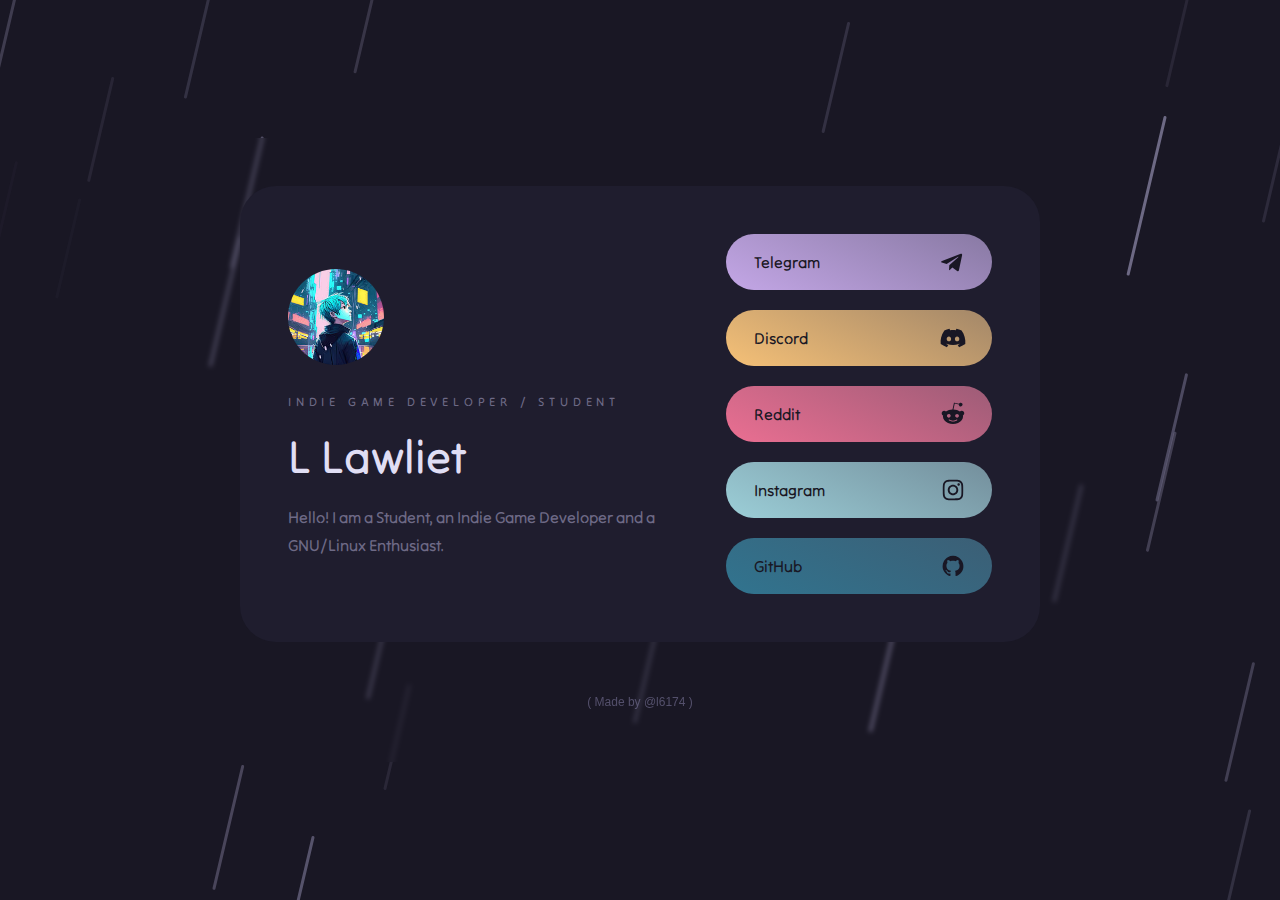
<file: site/index.html>
<!DOCTYPE html><html><head><base href="https://l6174.carrd.co/"><meta charset="utf-8"><meta name="download_date" content="2024-10-02T12:58:20.522Z"/><title>L Lawliet</title><meta name="viewport" content="width=device-width,initial-scale=1"><meta name="color-scheme" content="light only"><meta name="description" content="L Lawliet's Personal Profile"><meta property="og:site_name" content="L Lawliet"><meta property="og:title" content="L Lawliet"><meta property="og:type" content="website"><meta property="og:description" content="L Lawliet's Personal Profile"><meta property="og:image" content="https://l6174.carrd.co/assets/images/card.jpg?v=9f90add0"><meta property="og:image:type" content="image/jpeg"><meta property="og:image:width" content="1280"><meta property="og:image:height" content="800"><meta property="og:url" content="https://l6174.carrd.co"><meta property="twitter:card" content="summary_large_image"><link rel="canonical" href="https://l6174.carrd.co"><style>/* vietnamese */
@font-face {
  font-family: 'Tilt Neon';
  font-style: normal;
  font-weight: 400;
  font-display: swap;
  src: url("[data-uri]") format('woff2');
  unicode-range: U+0102-0103, U+0110-0111, U+0128-0129, U+0168-0169, U+01A0-01A1, U+01AF-01B0, U+0300-0301, U+0303-0304, U+0308-0309, U+0323, U+0329, U+1EA0-1EF9, U+20AB;
}
/* latin-ext */
@font-face {
  font-family: 'Tilt Neon';
  font-style: normal;
  font-weight: 400;
  font-display: swap;
  src: url("[data-uri]") format('woff2');
  unicode-range: U+0100-02AF, U+0304, U+0308, U+0329, U+1E00-1E9F, U+1EF2-1EFF, U+2020, U+20A0-20AB, U+20AD-20C0, U+2113, U+2C60-2C7F, U+A720-A7FF;
}
/* latin */
@font-face {
  font-family: 'Tilt Neon';
  font-style: normal;
  font-weight: 400;
  font-display: swap;
  src: url("[data-uri]") format('woff2');
  unicode-range: U+0000-00FF, U+0131, U+0152-0153, U+02BB-02BC, U+02C6, U+02DA, U+02DC, U+0304, U+0308, U+0329, U+2000-206F, U+2074, U+20AC, U+2122, U+2191, U+2193, U+2212, U+2215, U+FEFF, U+FFFD;
}
</style><style>html,body,div,span,applet,object,iframe,h1,h2,h3,h4,h5,h6,p,blockquote,pre,a,abbr,acronym,address,big,cite,code,del,dfn,em,img,ins,kbd,q,s,samp,small,strike,strong,sub,sup,tt,var,b,u,i,center,dl,dt,dd,ol,ul,li,fieldset,form,label,legend,table,caption,tbody,tfoot,thead,tr,th,td,article,aside,canvas,details,embed,figure,figcaption,footer,header,hgroup,menu,nav,output,ruby,section,summary,time,mark,audio,video{margin:0;padding:0;border:0;font-size:100%;font:inherit;vertical-align:baseline;}article,aside,details,figcaption,figure,footer,header,hgroup,menu,nav,section{display:block;}body{line-height:1;}ol,ul{list-style:none;}blockquote,q{quotes:none;}blockquote:before,blockquote:after,q:before,q:after{content:'';content:none;}table{border-collapse:collapse;border-spacing:0;}body{-webkit-text-size-adjust:none}mark{background-color:transparent;color:inherit}input::-moz-focus-inner{border:0;padding:0}input[type="text"],input[type="email"],select,textarea{-moz-appearance:none;-webkit-appearance:none;-ms-appearance:none;appearance:none}*, *:before, *:after {box-sizing: border-box;}body {line-height: 1.0;min-height: var(--viewport-height);min-width: 320px;overflow-x: hidden;word-wrap: break-word;background-color: #191724;}body:before {background-attachment: scroll;content: '';display: block;height: var(--background-height);left: 0;pointer-events: none;position: fixed;top: 0;transform: scale(1);width: 100vw;z-index: 0;background-image: url('data:image/svg+xml;charset=utf8,%3Csvg%20width%3D%22640%22%20height%3D%22480%22%20viewBox%3D%220%200%20640%20480%22%20xmlns%3D%22http%3A%2F%2Fwww.w3.org%2F2000%2Fsvg%22%3E%20%3Cstyle%20type%3D%22text%2Fcss%22%3E%20line%20%7B%20vector-effect%3A%20non-scaling-stroke%3B%20stroke%3A%20%236E6A86%3B%20stroke-linecap%3A%20round%3B%20stroke-width%3A%203.01px%3B%20%7D%20%3C%2Fstyle%3E%20%3Cline%20x1%3D%2238.9624%22%20y1%3D%22-165.5514%22%20x2%3D%2250.1205%22%20y2%3D%22-213.012%22%20stroke-opacity%3D%220.05%22%3E%20%3CanimateMotion%20path%3D%22M%200%2C0%20L%20-156.2136%2C664.4486%22%20dur%3D%221000ms%22%20repeatCount%3D%22indefinite%22%20calcMode%3D%22linear%22%20%2F%3E%20%3C%2Fline%3E%20%3Cline%20x1%3D%22206.3341%22%20y1%3D%22-877.4607%22%20x2%3D%22217.4922%22%20y2%3D%22-924.9213%22%20stroke-opacity%3D%220.05%22%3E%20%3CanimateMotion%20path%3D%22M%200%2C0%20L%20-167.3717%2C711.9092%22%20dur%3D%221000ms%22%20repeatCount%3D%22indefinite%22%20calcMode%3D%22linear%22%20%2F%3E%20%3C%2Fline%3E%20%3Cline%20x1%3D%22478.0596%22%20y1%3D%22257.5266%22%20x2%3D%22492.3077%22%20y2%3D%22196.9231%22%20stroke-opacity%3D%220.55%22%3E%20%3CanimateMotion%20path%3D%22M%200%2C0%20L%20-199.4728%2C848.4498%22%20dur%3D%221000ms%22%20repeatCount%3D%22indefinite%22%20calcMode%3D%22linear%22%20%2F%3E%20%3C%2Fline%3E%20%3Cline%20x1%3D%22691.7805%22%20y1%3D%22-651.5267%22%20x2%3D%22706.0285%22%20y2%3D%22-712.1302%22%20stroke-opacity%3D%220.55%22%3E%20%3CanimateMotion%20path%3D%22M%200%2C0%20L%20-213.7208%2C909.0533%22%20dur%3D%221000ms%22%20repeatCount%3D%22indefinite%22%20calcMode%3D%22linear%22%20%2F%3E%20%3C%2Fline%3E%20%3Cline%20x1%3D%22243.8228%22%20y1%3D%22-122.7954%22%20x2%3D%22258.1443%22%20y2%3D%22-183.7113%22%20stroke-opacity%3D%220.56%22%3E%20%3CanimateMotion%20path%3D%22M%200%2C0%20L%20-200.501%2C852.8232%22%20dur%3D%221000ms%22%20repeatCount%3D%22indefinite%22%20calcMode%3D%22linear%22%20%2F%3E%20%3C%2Fline%3E%20%3Cline%20x1%3D%22458.6453%22%20y1%3D%22-1036.5345%22%20x2%3D%22472.9668%22%20y2%3D%22-1097.4505%22%20stroke-opacity%3D%220.56%22%3E%20%3CanimateMotion%20path%3D%22M%200%2C0%20L%20-214.8225%2C913.7392%22%20dur%3D%221000ms%22%20repeatCount%3D%22indefinite%22%20calcMode%3D%22linear%22%20%2F%3E%20%3C%2Fline%3E%20%3Cline%20x1%3D%22-68.1872%22%20y1%3D%22335.6961%22%20x2%3D%22-54.6341%22%20y2%3D%22278.0488%22%20stroke-opacity%3D%220.45%22%3E%20%3CanimateMotion%20path%3D%22M%200%2C0%20L%20-189.7424%2C807.062%22%20dur%3D%221000ms%22%20repeatCount%3D%22indefinite%22%20calcMode%3D%22linear%22%20%2F%3E%20%3C%2Fline%3E%20%3Cline%20x1%3D%22135.1083%22%20y1%3D%22-529.0132%22%20x2%3D%22148.6613%22%20y2%3D%22-586.6605%22%20stroke-opacity%3D%220.45%22%3E%20%3CanimateMotion%20path%3D%22M%200%2C0%20L%20-203.2954%2C864.7092%22%20dur%3D%221000ms%22%20repeatCount%3D%22indefinite%22%20calcMode%3D%22linear%22%20%2F%3E%20%3C%2Fline%3E%20%3Cline%20x1%3D%22286.0163%22%20y1%3D%22529.7654%22%20x2%3D%22298.4753%22%20y2%3D%22476.7713%22%20stroke-opacity%3D%220.27%22%3E%20%3CanimateMotion%20path%3D%22M%200%2C0%20L%20-174.4269%2C741.9179%22%20dur%3D%221000ms%22%20repeatCount%3D%22indefinite%22%20calcMode%3D%22linear%22%20%2F%3E%20%3C%2Fline%3E%20%3Cline%20x1%3D%22472.9022%22%20y1%3D%22-265.1466%22%20x2%3D%22485.3613%22%20y2%3D%22-318.1408%22%20stroke-opacity%3D%220.27%22%3E%20%3CanimateMotion%20path%3D%22M%200%2C0%20L%20-186.8859%2C794.9121%22%20dur%3D%221000ms%22%20repeatCount%3D%22indefinite%22%20calcMode%3D%22linear%22%20%2F%3E%20%3C%2Fline%3E%20%3Cline%20x1%3D%22394.9783%22%20y1%3D%22691.7271%22%20x2%3D%22412.9032%22%20y2%3D%22615.4839%22%20stroke-opacity%3D%220.95%22%3E%20%3CanimateMotion%20path%3D%22M%200%2C0%20L%20-250.9496%2C1067.4045%22%20dur%3D%221000ms%22%20repeatCount%3D%22indefinite%22%20calcMode%3D%22linear%22%20%2F%3E%20%3C%2Fline%3E%20%3Cline%20x1%3D%22663.8529%22%20y1%3D%22-451.9207%22%20x2%3D%22681.7778%22%20y2%3D%22-528.1638%22%20stroke-opacity%3D%220.95%22%3E%20%3CanimateMotion%20path%3D%22M%200%2C0%20L%20-268.8746%2C1143.6477%22%20dur%3D%221000ms%22%20repeatCount%3D%22indefinite%22%20calcMode%3D%22linear%22%20%2F%3E%20%3C%2Fline%3E%20%3Cline%20x1%3D%22538.4777%22%20y1%3D%22284.9882%22%20x2%3D%22552.6531%22%20y2%3D%22224.6939%22%20stroke-opacity%3D%220.54%22%3E%20%3CanimateMotion%20path%3D%22M%200%2C0%20L%20-198.4551%2C844.1209%22%20dur%3D%221000ms%22%20repeatCount%3D%22indefinite%22%20calcMode%3D%22linear%22%20%2F%3E%20%3C%2Fline%3E%20%3Cline%20x1%3D%22751.1081%22%20y1%3D%22-619.4271%22%20x2%3D%22765.2835%22%20y2%3D%22-679.7214%22%20stroke-opacity%3D%220.54%22%3E%20%3CanimateMotion%20path%3D%22M%200%2C0%20L%20-212.6304%2C904.4153%22%20dur%3D%221000ms%22%20repeatCount%3D%22indefinite%22%20calcMode%3D%22linear%22%20%2F%3E%20%3C%2Fline%3E%20%3Cline%20x1%3D%22105.7549%22%20y1%3D%22527.3906%22%20x2%3D%22121.105%22%20y2%3D%22462.0994%22%20stroke-opacity%3D%220.69%22%3E%20%3CanimateMotion%20path%3D%22M%200%2C0%20L%20-214.9016%2C914.0757%22%20dur%3D%221000ms%22%20repeatCount%3D%22indefinite%22%20calcMode%3D%22linear%22%20%2F%3E%20%3C%2Fline%3E%20%3Cline%20x1%3D%22336.0066%22%20y1%3D%22-451.9763%22%20x2%3D%22351.3567%22%20y2%3D%22-517.2674%22%20stroke-opacity%3D%220.69%22%3E%20%3CanimateMotion%20path%3D%22M%200%2C0%20L%20-230.2517%2C979.3668%22%20dur%3D%221000ms%22%20repeatCount%3D%22indefinite%22%20calcMode%3D%22linear%22%20%2F%3E%20%3C%2Fline%3E%20%3Cline%20x1%3D%22502.5364%22%20y1%3D%22298.339%22%20x2%3D%22517.8022%22%20y2%3D%22233.4066%22%20stroke-opacity%3D%220.68%22%3E%20%3CanimateMotion%20path%3D%22M%200%2C0%20L%20-213.7208%2C909.0533%22%20dur%3D%221000ms%22%20repeatCount%3D%22indefinite%22%20calcMode%3D%22linear%22%20%2F%3E%20%3C%2Fline%3E%20%3Cline%20x1%3D%22731.523%22%20y1%3D%22-675.6467%22%20x2%3D%22746.7888%22%20y2%3D%22-740.5791%22%20stroke-opacity%3D%220.68%22%3E%20%3CanimateMotion%20path%3D%22M%200%2C0%20L%20-228.9866%2C973.9857%22%20dur%3D%221000ms%22%20repeatCount%3D%22indefinite%22%20calcMode%3D%22linear%22%20%2F%3E%20%3C%2Fline%3E%20%3Cline%20x1%3D%22146.9816%22%20y1%3D%22541.755%22%20x2%3D%22158.6555%22%20y2%3D%22492.1008%22%20stroke-opacity%3D%220.12%22%3E%20%3CanimateMotion%20path%3D%22M%200%2C0%20L%20-163.4336%2C695.1584%22%20dur%3D%221000ms%22%20repeatCount%3D%22indefinite%22%20calcMode%3D%22linear%22%20%2F%3E%20%3C%2Fline%3E%20%3Cline%20x1%3D%22322.089%22%20y1%3D%22-203.0576%22%20x2%3D%22333.7629%22%20y2%3D%22-252.7117%22%20stroke-opacity%3D%220.12%22%3E%20%3CanimateMotion%20path%3D%22M%200%2C0%20L%20-175.1074%2C744.8126%22%20dur%3D%221000ms%22%20repeatCount%3D%22indefinite%22%20calcMode%3D%22linear%22%20%2F%3E%20%3C%2Fline%3E%20%3Cline%20x1%3D%2244.0306%22%20y1%3D%22454.2266%22%20x2%3D%2259.1304%22%20y2%3D%22390.0%22%20stroke-opacity%3D%220.66%22%3E%20%3CanimateMotion%20path%3D%22M%200%2C0%20L%20-211.3978%2C899.1723%22%20dur%3D%221000ms%22%20repeatCount%3D%22indefinite%22%20calcMode%3D%22linear%22%20%2F%3E%20%3C%2Fline%3E%20%3Cline%20x1%3D%22270.5282%22%20y1%3D%22-509.1723%22%20x2%3D%22285.6281%22%20y2%3D%22-573.3989%22%20stroke-opacity%3D%220.66%22%3E%20%3CanimateMotion%20path%3D%22M%200%2C0%20L%20-226.4976%2C963.3989%22%20dur%3D%221000ms%22%20repeatCount%3D%22indefinite%22%20calcMode%3D%22linear%22%20%2F%3E%20%3C%2Fline%3E%20%3Cline%20x1%3D%22-12.6654%22%20y1%3D%22347.8349%22%20x2%3D%22-0.6897%22%20y2%3D%22296.8966%22%20stroke-opacity%3D%220.18%22%3E%20%3CanimateMotion%20path%3D%22M%200%2C0%20L%20-167.6603%2C713.1366%22%20dur%3D%221000ms%22%20repeatCount%3D%22indefinite%22%20calcMode%3D%22linear%22%20%2F%3E%20%3C%2Fline%3E%20%3Cline%20x1%3D%22166.9707%22%20y1%3D%22-416.2401%22%20x2%3D%22178.9464%22%20y2%3D%22-467.1784%22%20stroke-opacity%3D%220.18%22%3E%20%3CanimateMotion%20path%3D%22M%200%2C0%20L%20-179.636%2C764.075%22%20dur%3D%221000ms%22%20repeatCount%3D%22indefinite%22%20calcMode%3D%22linear%22%20%2F%3E%20%3C%2Fline%3E%20%3Cline%20x1%3D%22508.2259%22%20y1%3D%22568.8005%22%20x2%3D%22521.9802%22%20y2%3D%22510.297%22%20stroke-opacity%3D%220.48%22%3E%20%3CanimateMotion%20path%3D%22M%200%2C0%20L%20-192.5604%2C819.048%22%20dur%3D%221000ms%22%20repeatCount%3D%22indefinite%22%20calcMode%3D%22linear%22%20%2F%3E%20%3C%2Fline%3E%20%3Cline%20x1%3D%22714.5406%22%20y1%3D%22-308.751%22%20x2%3D%22728.2949%22%20y2%3D%22-367.2544%22%20stroke-opacity%3D%220.48%22%3E%20%3CanimateMotion%20path%3D%22M%200%2C0%20L%20-206.3147%2C877.5515%22%20dur%3D%221000ms%22%20repeatCount%3D%22indefinite%22%20calcMode%3D%22linear%22%20%2F%3E%20%3C%2Fline%3E%20%3Cline%20x1%3D%22518.1452%22%20y1%3D%22186.1652%22%20x2%3D%22531.7647%22%20y2%3D%22128.2353%22%20stroke-opacity%3D%220.46%22%3E%20%3CanimateMotion%20path%3D%22M%200%2C0%20L%20-190.6725%2C811.0181%22%20dur%3D%221000ms%22%20repeatCount%3D%22indefinite%22%20calcMode%3D%22linear%22%20%2F%3E%20%3C%2Fline%3E%20%3Cline%20x1%3D%22722.4372%22%20y1%3D%22-682.7829%22%20x2%3D%22736.0567%22%20y2%3D%22-740.7127%22%20stroke-opacity%3D%220.46%22%3E%20%3CanimateMotion%20path%3D%22M%200%2C0%20L%20-204.292%2C868.948%22%20dur%3D%221000ms%22%20repeatCount%3D%22indefinite%22%20calcMode%3D%22linear%22%20%2F%3E%20%3C%2Fline%3E%20%3Cline%20x1%3D%22453.4694%22%20y1%3D%2269.0421%22%20x2%3D%22470.9434%22%20y2%3D%22-5.283%22%20stroke-opacity%3D%220.91%22%3E%20%3CanimateMotion%20path%3D%22M%200%2C0%20L%20-244.6364%2C1040.5516%22%20dur%3D%221000ms%22%20repeatCount%3D%22indefinite%22%20calcMode%3D%22linear%22%20%2F%3E%20%3C%2Fline%3E%20%3Cline%20x1%3D%22715.5798%22%20y1%3D%22-1045.8346%22%20x2%3D%22733.0539%22%20y2%3D%22-1120.1597%22%20stroke-opacity%3D%220.91%22%3E%20%3CanimateMotion%20path%3D%22M%200%2C0%20L%20-262.1105%2C1114.8767%22%20dur%3D%221000ms%22%20repeatCount%3D%22indefinite%22%20calcMode%3D%22linear%22%20%2F%3E%20%3C%2Fline%3E%20%3Cline%20x1%3D%22476.4346%22%20y1%3D%22524.8854%22%20x2%3D%22494.8344%22%20y2%3D%22446.6225%22%20stroke-opacity%3D%220.99%22%3E%20%3CanimateMotion%20path%3D%22M%200%2C0%20L%20-257.5973%2C1095.6801%22%20dur%3D%221000ms%22%20repeatCount%3D%22indefinite%22%20calcMode%3D%22linear%22%20%2F%3E%20%3C%2Fline%3E%20%3Cline%20x1%3D%22752.4317%22%20y1%3D%22-649.0576%22%20x2%3D%22770.8315%22%20y2%3D%22-727.3205%22%20stroke-opacity%3D%220.99%22%3E%20%3CanimateMotion%20path%3D%22M%200%2C0%20L%20-275.9971%2C1173.943%22%20dur%3D%221000ms%22%20repeatCount%3D%22indefinite%22%20calcMode%3D%22linear%22%20%2F%3E%20%3C%2Fline%3E%20%3Cline%20x1%3D%22445.7084%22%20y1%3D%22-169.5764%22%20x2%3D%22459.1304%22%20y2%3D%22-226.6667%22%20stroke-opacity%3D%220.43%22%3E%20%3CanimateMotion%20path%3D%22M%200%2C0%20L%20-187.9091%2C799.2643%22%20dur%3D%221000ms%22%20repeatCount%3D%22indefinite%22%20calcMode%3D%22linear%22%20%2F%3E%20%3C%2Fline%3E%20%3Cline%20x1%3D%22647.0396%22%20y1%3D%22-1025.9309%22%20x2%3D%22660.4617%22%20y2%3D%22-1083.0212%22%20stroke-opacity%3D%220.43%22%3E%20%3CanimateMotion%20path%3D%22M%200%2C0%20L%20-201.3312%2C856.3546%22%20dur%3D%221000ms%22%20repeatCount%3D%22indefinite%22%20calcMode%3D%22linear%22%20%2F%3E%20%3C%2Fline%3E%20%3Cline%20x1%3D%22351.149%22%20y1%3D%22337.7977%22%20x2%3D%22363.8356%22%20y2%3D%22283.8356%22%20stroke-opacity%3D%220.31%22%3E%20%3CanimateMotion%20path%3D%22M%200%2C0%20L%20-177.6127%2C755.469%22%20dur%3D%221000ms%22%20repeatCount%3D%22indefinite%22%20calcMode%3D%22linear%22%20%2F%3E%20%3C%2Fline%3E%20%3Cline%20x1%3D%22541.4484%22%20y1%3D%22-471.6333%22%20x2%3D%22554.135%22%20y2%3D%22-525.5954%22%20stroke-opacity%3D%220.31%22%3E%20%3CanimateMotion%20path%3D%22M%200%2C0%20L%20-190.2994%2C809.431%22%20dur%3D%221000ms%22%20repeatCount%3D%22indefinite%22%20calcMode%3D%22linear%22%20%2F%3E%20%3C%2Fline%3E%20%3Cline%20x1%3D%22398.1982%22%20y1%3D%22-215.1538%22%20x2%3D%22411.4286%22%20y2%3D%22-271.4286%22%20stroke-opacity%3D%220.4%22%3E%20%3CanimateMotion%20path%3D%22M%200%2C0%20L%20-185.2247%2C787.8462%22%20dur%3D%221000ms%22%20repeatCount%3D%22indefinite%22%20calcMode%3D%22linear%22%20%2F%3E%20%3C%2Fline%3E%20%3Cline%20x1%3D%22596.6533%22%20y1%3D%22-1059.2748%22%20x2%3D%22609.8836%22%20y2%3D%22-1115.5495%22%20stroke-opacity%3D%220.4%22%3E%20%3CanimateMotion%20path%3D%22M%200%2C0%20L%20-198.4551%2C844.1209%22%20dur%3D%221000ms%22%20repeatCount%3D%22indefinite%22%20calcMode%3D%22linear%22%20%2F%3E%20%3C%2Fline%3E%20%3Cline%20x1%3D%22269.8851%22%20y1%3D%22239.2619%22%20x2%3D%22281.1336%22%20y2%3D%22191.417%22%20stroke-opacity%3D%220.05%22%3E%20%3CanimateMotion%20path%3D%22M%200%2C0%20L%20-157.4785%2C669.8288%22%20dur%3D%221000ms%22%20repeatCount%3D%22indefinite%22%20calcMode%3D%22linear%22%20%2F%3E%20%3C%2Fline%3E%20%3Cline%20x1%3D%22438.6121%22%20y1%3D%22-478.4118%22%20x2%3D%22449.8606%22%20y2%3D%22-526.2567%22%20stroke-opacity%3D%220.05%22%3E%20%3CanimateMotion%20path%3D%22M%200%2C0%20L%20-168.727%2C717.6737%22%20dur%3D%221000ms%22%20repeatCount%3D%22indefinite%22%20calcMode%3D%22linear%22%20%2F%3E%20%3C%2Fline%3E%20%3Cline%20x1%3D%22115.4067%22%20y1%3D%22315.2004%22%20x2%3D%22128.4507%22%20y2%3D%22259.7183%22%20stroke-opacity%3D%220.37%22%3E%20%3CanimateMotion%20path%3D%22M%200%2C0%20L%20-182.6159%2C776.7498%22%20dur%3D%221000ms%22%20repeatCount%3D%22indefinite%22%20calcMode%3D%22linear%22%20%2F%3E%20%3C%2Fline%3E%20%3Cline%20x1%3D%22311.0666%22%20y1%3D%22-517.0315%22%20x2%3D%22324.1106%22%20y2%3D%22-572.5136%22%20stroke-opacity%3D%220.37%22%3E%20%3CanimateMotion%20path%3D%22M%200%2C0%20L%20-195.6599%2C832.2319%22%20dur%3D%221000ms%22%20repeatCount%3D%22indefinite%22%20calcMode%3D%22linear%22%20%2F%3E%20%3C%2Fline%3E%20%3Cline%20x1%3D%2252.8186%22%20y1%3D%22-26.2779%22%20x2%3D%2265.6221%22%20y2%3D%22-80.7373%22%20stroke-opacity%3D%220.33%22%3E%20%3CanimateMotion%20path%3D%22M%200%2C0%20L%20-179.2497%2C762.4318%22%20dur%3D%221000ms%22%20repeatCount%3D%22indefinite%22%20calcMode%3D%22linear%22%20%2F%3E%20%3C%2Fline%3E%20%3Cline%20x1%3D%22244.8719%22%20y1%3D%22-843.1691%22%20x2%3D%22257.6754%22%20y2%3D%22-897.6286%22%20stroke-opacity%3D%220.33%22%3E%20%3CanimateMotion%20path%3D%22M%200%2C0%20L%20-192.0533%2C816.8912%22%20dur%3D%221000ms%22%20repeatCount%3D%22indefinite%22%20calcMode%3D%22linear%22%20%2F%3E%20%3C%2Fline%3E%20%3Cline%20x1%3D%22632.7582%22%20y1%3D%22341.3873%22%20x2%3D%22644.8908%22%20y2%3D%22289.7817%22%20stroke-opacity%3D%220.21%22%3E%20%3CanimateMotion%20path%3D%22M%200%2C0%20L%20-169.8567%2C722.4791%22%20dur%3D%221000ms%22%20repeatCount%3D%22indefinite%22%20calcMode%3D%22linear%22%20%2F%3E%20%3C%2Fline%3E%20%3Cline%20x1%3D%22814.7476%22%20y1%3D%22-432.6974%22%20x2%3D%22826.8802%22%20y2%3D%22-484.303%22%20stroke-opacity%3D%220.21%22%3E%20%3CanimateMotion%20path%3D%22M%200%2C0%20L%20-181.9894%2C774.0847%22%20dur%3D%221000ms%22%20repeatCount%3D%22indefinite%22%20calcMode%3D%22linear%22%20%2F%3E%20%3C%2Fline%3E%20%3Cline%20x1%3D%22593.0293%22%20y1%3D%22229.6755%22%20x2%3D%22607.5%22%20y2%3D%22168.125%22%20stroke-opacity%3D%220.58%22%3E%20%3CanimateMotion%20path%3D%22M%200%2C0%20L%20-202.5895%2C861.7068%22%20dur%3D%221000ms%22%20repeatCount%3D%22indefinite%22%20calcMode%3D%22linear%22%20%2F%3E%20%3C%2Fline%3E%20%3Cline%20x1%3D%22810.0895%22%20y1%3D%22-693.5818%22%20x2%3D%22824.5602%22%20y2%3D%22-755.1323%22%20stroke-opacity%3D%220.58%22%3E%20%3CanimateMotion%20path%3D%22M%200%2C0%20L%20-217.0602%2C923.2573%22%20dur%3D%221000ms%22%20repeatCount%3D%22indefinite%22%20calcMode%3D%22linear%22%20%2F%3E%20%3C%2Fline%3E%20%3Cline%20x1%3D%22328.9059%22%20y1%3D%22-165.2084%22%20x2%3D%22341.1454%22%20y2%3D%22-217.2687%22%20stroke-opacity%3D%220.23%22%3E%20%3CanimateMotion%20path%3D%22M%200%2C0%20L%20-171.3533%2C728.8445%22%20dur%3D%221000ms%22%20repeatCount%3D%22indefinite%22%20calcMode%3D%22linear%22%20%2F%3E%20%3C%2Fline%3E%20%3Cline%20x1%3D%22512.4986%22%20y1%3D%22-946.1132%22%20x2%3D%22524.7382%22%20y2%3D%22-998.1735%22%20stroke-opacity%3D%220.23%22%3E%20%3CanimateMotion%20path%3D%22M%200%2C0%20L%20-183.5928%2C780.9048%22%20dur%3D%221000ms%22%20repeatCount%3D%22indefinite%22%20calcMode%3D%22linear%22%20%2F%3E%20%3C%2Fline%3E%20%3Cline%20x1%3D%22203.0938%22%20y1%3D%22-19.4804%22%20x2%3D%22217.8723%22%20y2%3D%22-82.3404%22%20stroke-opacity%3D%220.62%22%3E%20%3CanimateMotion%20path%3D%22M%200%2C0%20L%20-206.9%2C880.041%22%20dur%3D%221000ms%22%20repeatCount%3D%22indefinite%22%20calcMode%3D%22linear%22%20%2F%3E%20%3C%2Fline%3E%20%3Cline%20x1%3D%22424.7723%22%20y1%3D%22-962.3814%22%20x2%3D%22439.5509%22%20y2%3D%22-1025.2415%22%20stroke-opacity%3D%220.62%22%3E%20%3CanimateMotion%20path%3D%22M%200%2C0%20L%20-221.6785%2C942.901%22%20dur%3D%221000ms%22%20repeatCount%3D%22indefinite%22%20calcMode%3D%22linear%22%20%2F%3E%20%3C%2Fline%3E%20%3Cline%20x1%3D%22278.596%22%20y1%3D%22470.7788%22%20x2%3D%22290.1245%22%20y2%3D%22421.7427%22%20stroke-opacity%3D%220.09%22%3E%20%3CanimateMotion%20path%3D%22M%200%2C0%20L%20-161.3991%2C686.505%22%20dur%3D%221000ms%22%20repeatCount%3D%22indefinite%22%20calcMode%3D%22linear%22%20%2F%3E%20%3C%2Fline%3E%20%3Cline%20x1%3D%22451.5236%22%20y1%3D%22-264.7623%22%20x2%3D%22463.0521%22%20y2%3D%22-313.7983%22%20stroke-opacity%3D%220.09%22%3E%20%3CanimateMotion%20path%3D%22M%200%2C0%20L%20-172.9276%2C735.5411%22%20dur%3D%221000ms%22%20repeatCount%3D%22indefinite%22%20calcMode%3D%22linear%22%20%2F%3E%20%3C%2Fline%3E%20%3Cline%20x1%3D%22290.7437%22%20y1%3D%22-137.3012%22%20x2%3D%22306.4407%22%20y2%3D%22-204.0678%22%20stroke-opacity%3D%220.73%22%3E%20%3CanimateMotion%20path%3D%22M%200%2C0%20L%20-219.7581%2C934.7328%22%20dur%3D%221000ms%22%20repeatCount%3D%22indefinite%22%20calcMode%3D%22linear%22%20%2F%3E%20%3C%2Fline%3E%20%3Cline%20x1%3D%22526.1988%22%20y1%3D%22-1138.8006%22%20x2%3D%22541.8958%22%20y2%3D%22-1205.5672%22%20stroke-opacity%3D%220.73%22%3E%20%3CanimateMotion%20path%3D%22M%200%2C0%20L%20-235.4552%2C1001.4994%22%20dur%3D%221000ms%22%20repeatCount%3D%22indefinite%22%20calcMode%3D%22linear%22%20%2F%3E%20%3C%2Fline%3E%20%3Cline%20x1%3D%2261.9728%22%20y1%3D%22-160.7791%22%20x2%3D%2273.8462%22%20y2%3D%22-211.2821%22%20stroke-opacity%3D%220.16%22%3E%20%3CanimateMotion%20path%3D%22M%200%2C0%20L%20-166.2273%2C707.0415%22%20dur%3D%221000ms%22%20repeatCount%3D%22indefinite%22%20calcMode%3D%22linear%22%20%2F%3E%20%3C%2Fline%3E%20%3Cline%20x1%3D%22240.0735%22%20y1%3D%22-918.3235%22%20x2%3D%22251.9468%22%20y2%3D%22-968.8265%22%20stroke-opacity%3D%220.16%22%3E%20%3CanimateMotion%20path%3D%22M%200%2C0%20L%20-178.1007%2C757.5444%22%20dur%3D%221000ms%22%20repeatCount%3D%22indefinite%22%20calcMode%3D%22linear%22%20%2F%3E%20%3C%2Fline%3E%20%3Cline%20x1%3D%22644.7206%22%20y1%3D%22201.3492%22%20x2%3D%22659.267%22%20y2%3D%22139.4764%22%20stroke-opacity%3D%220.59%22%3E%20%3CanimateMotion%20path%3D%22M%200%2C0%20L%20-203.6502%2C866.2183%22%20dur%3D%221000ms%22%20repeatCount%3D%22indefinite%22%20calcMode%3D%22linear%22%20%2F%3E%20%3C%2Fline%3E%20%3Cline%20x1%3D%22862.9172%22%20y1%3D%22-726.7419%22%20x2%3D%22877.4637%22%20y2%3D%22-788.6146%22%20stroke-opacity%3D%220.59%22%3E%20%3CanimateMotion%20path%3D%22M%200%2C0%20L%20-218.1967%2C928.0911%22%20dur%3D%221000ms%22%20repeatCount%3D%22indefinite%22%20calcMode%3D%22linear%22%20%2F%3E%20%3C%2Fline%3E%20%3Cline%20x1%3D%22508.4742%22%20y1%3D%22562.8449%22%20x2%3D%22523.1746%22%20y2%3D%22500.3175%22%20stroke-opacity%3D%220.61%22%3E%20%3CanimateMotion%20path%3D%22M%200%2C0%20L%20-205.8052%2C875.3847%22%20dur%3D%221000ms%22%20repeatCount%3D%22indefinite%22%20calcMode%3D%22linear%22%20%2F%3E%20%3C%2Fline%3E%20%3Cline%20x1%3D%22728.9799%22%20y1%3D%22-375.0672%22%20x2%3D%22743.6802%22%20y2%3D%22-437.5947%22%20stroke-opacity%3D%220.61%22%3E%20%3CanimateMotion%20path%3D%22M%200%2C0%20L%20-220.5056%2C937.9121%22%20dur%3D%221000ms%22%20repeatCount%3D%22indefinite%22%20calcMode%3D%22linear%22%20%2F%3E%20%3C%2Fline%3E%20%3Cline%20x1%3D%22215.8887%22%20y1%3D%2231.6224%22%20x2%3D%22232.7273%22%20y2%3D%22-40.0%22%20stroke-opacity%3D%220.85%22%3E%20%3CanimateMotion%20path%3D%22M%200%2C0%20L%20-235.7406%2C1002.7133%22%20dur%3D%221000ms%22%20repeatCount%3D%22indefinite%22%20calcMode%3D%22linear%22%20%2F%3E%20%3C%2Fline%3E%20%3Cline%20x1%3D%22468.4678%22%20y1%3D%22-1042.7133%22%20x2%3D%22485.3064%22%20y2%3D%22-1114.3357%22%20stroke-opacity%3D%220.85%22%3E%20%3CanimateMotion%20path%3D%22M%200%2C0%20L%20-252.5792%2C1074.3357%22%20dur%3D%221000ms%22%20repeatCount%3D%22indefinite%22%20calcMode%3D%22linear%22%20%2F%3E%20%3C%2Fline%3E%20%3Cline%20x1%3D%2276.8926%22%20y1%3D%22474.2598%22%20x2%3D%2290.8543%22%20y2%3D%22414.8744%22%20stroke-opacity%3D%220.51%22%3E%20%3CanimateMotion%20path%3D%22M%200%2C0%20L%20-195.4633%2C831.3955%22%20dur%3D%221000ms%22%20repeatCount%3D%22indefinite%22%20calcMode%3D%22linear%22%20%2F%3E%20%3C%2Fline%3E%20%3Cline%20x1%3D%22286.3175%22%20y1%3D%22-416.5211%22%20x2%3D%22300.2792%22%20y2%3D%22-475.9065%22%20stroke-opacity%3D%220.51%22%3E%20%3CanimateMotion%20path%3D%22M%200%2C0%20L%20-209.4249%2C890.7809%22%20dur%3D%221000ms%22%20repeatCount%3D%22indefinite%22%20calcMode%3D%22linear%22%20%2F%3E%20%3C%2Fline%3E%20%3Cline%20x1%3D%22680.985%22%20y1%3D%22151.1897%22%20x2%3D%22693.3333%22%20y2%3D%2298.6667%22%20stroke-opacity%3D%220.25%22%3E%20%3CanimateMotion%20path%3D%22M%200%2C0%20L%20-172.8764%2C735.3231%22%20dur%3D%221000ms%22%20repeatCount%3D%22indefinite%22%20calcMode%3D%22linear%22%20%2F%3E%20%3C%2Fline%3E%20%3Cline%20x1%3D%22866.2097%22%20y1%3D%22-636.6565%22%20x2%3D%22878.5581%22%20y2%3D%22-689.1795%22%20stroke-opacity%3D%220.25%22%3E%20%3CanimateMotion%20path%3D%22M%200%2C0%20L%20-185.2247%2C787.8462%22%20dur%3D%221000ms%22%20repeatCount%3D%22indefinite%22%20calcMode%3D%22linear%22%20%2F%3E%20%3C%2Fline%3E%20%3Cline%20x1%3D%22-25.813%22%20y1%3D%22394.1709%22%20x2%3D%22-14.4262%22%20y2%3D%22345.7377%22%20stroke-opacity%3D%220.06%22%3E%20%3CanimateMotion%20path%3D%22M%200%2C0%20L%20-159.4147%2C678.0644%22%20dur%3D%221000ms%22%20repeatCount%3D%22indefinite%22%20calcMode%3D%22linear%22%20%2F%3E%20%3C%2Fline%3E%20%3Cline%20x1%3D%22144.9885%22%20y1%3D%22-332.3266%22%20x2%3D%22156.3753%22%20y2%3D%22-380.7598%22%20stroke-opacity%3D%220.06%22%3E%20%3CanimateMotion%20path%3D%22M%200%2C0%20L%20-170.8015%2C726.4975%22%20dur%3D%221000ms%22%20repeatCount%3D%22indefinite%22%20calcMode%3D%22linear%22%20%2F%3E%20%3C%2Fline%3E%20%3Cline%20x1%3D%22399.4162%22%20y1%3D%22148.0915%22%20x2%3D%22411.1392%22%20y2%3D%2298.2278%22%20stroke-opacity%3D%220.13%22%3E%20%3CanimateMotion%20path%3D%22M%200%2C0%20L%20-164.1232%2C698.0916%22%20dur%3D%221000ms%22%20repeatCount%3D%22indefinite%22%20calcMode%3D%22linear%22%20%2F%3E%20%3C%2Fline%3E%20%3Cline%20x1%3D%22575.2624%22%20y1%3D%22-599.8637%22%20x2%3D%22586.9855%22%20y2%3D%22-649.7274%22%20stroke-opacity%3D%220.13%22%3E%20%3CanimateMotion%20path%3D%22M%200%2C0%20L%20-175.8463%2C747.9553%22%20dur%3D%221000ms%22%20repeatCount%3D%22indefinite%22%20calcMode%3D%22linear%22%20%2F%3E%20%3C%2Fline%3E%20%3Cline%20x1%3D%22358.4235%22%20y1%3D%22246.7404%22%20x2%3D%22370.0%22%20y2%3D%22197.5%22%20stroke-opacity%3D%220.1%22%3E%20%3CanimateMotion%20path%3D%22M%200%2C0%20L%20-162.0716%2C689.3654%22%20dur%3D%221000ms%22%20repeatCount%3D%22indefinite%22%20calcMode%3D%22linear%22%20%2F%3E%20%3C%2Fline%3E%20%3Cline%20x1%3D%22532.0716%22%20y1%3D%22-491.8654%22%20x2%3D%22543.6482%22%20y2%3D%22-541.1058%22%20stroke-opacity%3D%220.1%22%3E%20%3CanimateMotion%20path%3D%22M%200%2C0%20L%20-173.6482%2C738.6058%22%20dur%3D%221000ms%22%20repeatCount%3D%22indefinite%22%20calcMode%3D%22linear%22%20%2F%3E%20%3C%2Fline%3E%20%3Cline%20x1%3D%22624.5646%22%20y1%3D%22388.9872%22%20x2%3D%22640.0%22%20y2%3D%22323.3333%22%20stroke-opacity%3D%220.7%22%3E%20%3CanimateMotion%20path%3D%22M%200%2C0%20L%20-216.0955%2C919.1539%22%20dur%3D%221000ms%22%20repeatCount%3D%22indefinite%22%20calcMode%3D%22linear%22%20%2F%3E%20%3C%2Fline%3E%20%3Cline%20x1%3D%22856.0955%22%20y1%3D%22-595.8206%22%20x2%3D%22871.5309%22%20y2%3D%22-661.4744%22%20stroke-opacity%3D%220.7%22%3E%20%3CanimateMotion%20path%3D%22M%200%2C0%20L%20-231.5309%2C984.8078%22%20dur%3D%221000ms%22%20repeatCount%3D%22indefinite%22%20calcMode%3D%22linear%22%20%2F%3E%20%3C%2Fline%3E%20%3Cline%20x1%3D%22413.4775%22%20y1%3D%22-481.2154%22%20x2%3D%22432.0%22%20y2%3D%22-560.0%22%20stroke-opacity%3D%221.0%22%3E%20%3CanimateMotion%20path%3D%22M%200%2C0%20L%20-259.3146%2C1102.9847%22%20dur%3D%221000ms%22%20repeatCount%3D%22indefinite%22%20calcMode%3D%22linear%22%20%2F%3E%20%3C%2Fline%3E%20%3Cline%20x1%3D%22691.3146%22%20y1%3D%22-1662.9847%22%20x2%3D%22709.8371%22%20y2%3D%22-1741.7693%22%20stroke-opacity%3D%221.0%22%3E%20%3CanimateMotion%20path%3D%22M%200%2C0%20L%20-277.8371%2C1181.7693%22%20dur%3D%221000ms%22%20repeatCount%3D%22indefinite%22%20calcMode%3D%22linear%22%20%2F%3E%20%3C%2Fline%3E%20%3Cline%20x1%3D%22193.6872%22%20y1%3D%2215.2212%22%20x2%3D%22208.0829%22%20y2%3D%22-46.0104%22%20stroke-opacity%3D%220.57%22%3E%20%3CanimateMotion%20path%3D%22M%200%2C0%20L%20-201.5399%2C857.242%22%20dur%3D%221000ms%22%20repeatCount%3D%22indefinite%22%20calcMode%3D%22linear%22%20%2F%3E%20%3C%2Fline%3E%20%3Cline%20x1%3D%22409.6228%22%20y1%3D%22-903.2523%22%20x2%3D%22424.0185%22%20y2%3D%22-964.4839%22%20stroke-opacity%3D%220.57%22%3E%20%3CanimateMotion%20path%3D%22M%200%2C0%20L%20-215.9356%2C918.4736%22%20dur%3D%221000ms%22%20repeatCount%3D%22indefinite%22%20calcMode%3D%22linear%22%20%2F%3E%20%3C%2Fline%3E%20%3Cline%20x1%3D%22597.3099%22%20y1%3D%22130.3149%22%20x2%3D%22610.2326%22%20y2%3D%2275.3488%22%20stroke-opacity%3D%220.35%22%3E%20%3CanimateMotion%20path%3D%22M%200%2C0%20L%20-180.9172%2C769.5242%22%20dur%3D%221000ms%22%20repeatCount%3D%22indefinite%22%20calcMode%3D%22linear%22%20%2F%3E%20%3C%2Fline%3E%20%3Cline%20x1%3D%22791.1497%22%20y1%3D%22-694.1754%22%20x2%3D%22804.0724%22%20y2%3D%22-749.1414%22%20stroke-opacity%3D%220.35%22%3E%20%3CanimateMotion%20path%3D%22M%200%2C0%20L%20-193.8398%2C824.4902%22%20dur%3D%221000ms%22%20repeatCount%3D%22indefinite%22%20calcMode%3D%22linear%22%20%2F%3E%20%3C%2Fline%3E%20%3Cline%20x1%3D%22142.5934%22%20y1%3D%22137.8522%22%20x2%3D%22158.2022%22%20y2%3D%2271.4607%22%20stroke-opacity%3D%220.72%22%3E%20%3CanimateMotion%20path%3D%22M%200%2C0%20L%20-218.5235%2C929.4815%22%20dur%3D%221000ms%22%20repeatCount%3D%22indefinite%22%20calcMode%3D%22linear%22%20%2F%3E%20%3C%2Fline%3E%20%3Cline%20x1%3D%22376.7258%22%20y1%3D%22-858.0208%22%20x2%3D%22392.3346%22%20y2%3D%22-924.4123%22%20stroke-opacity%3D%220.72%22%3E%20%3CanimateMotion%20path%3D%22M%200%2C0%20L%20-234.1324%2C995.873%22%20dur%3D%221000ms%22%20repeatCount%3D%22indefinite%22%20calcMode%3D%22linear%22%20%2F%3E%20%3C%2Fline%3E%20%3Cline%20x1%3D%22318.089%22%20y1%3D%22-206.3753%22%20x2%3D%22332.1212%22%20y2%3D%22-266.0606%22%20stroke-opacity%3D%220.52%22%3E%20%3CanimateMotion%20path%3D%22M%200%2C0%20L%20-196.4505%2C835.5945%22%20dur%3D%221000ms%22%20repeatCount%3D%22indefinite%22%20calcMode%3D%22linear%22%20%2F%3E%20%3C%2Fline%3E%20%3Cline%20x1%3D%22528.5717%22%20y1%3D%22-1101.6551%22%20x2%3D%22542.6039%22%20y2%3D%22-1161.3404%22%20stroke-opacity%3D%220.52%22%3E%20%3CanimateMotion%20path%3D%22M%200%2C0%20L%20-210.4826%2C895.2798%22%20dur%3D%221000ms%22%20repeatCount%3D%22indefinite%22%20calcMode%3D%22linear%22%20%2F%3E%20%3C%2Fline%3E%20%3Cline%20x1%3D%22-55.9135%22%20y1%3D%22368.8708%22%20x2%3D%22-44.8%22%20y2%3D%22321.6%22%20stroke-opacity%3D%220.05%22%3E%20%3CanimateMotion%20path%3D%22M%200%2C0%20L%20-155.5888%2C661.7908%22%20dur%3D%221000ms%22%20repeatCount%3D%22indefinite%22%20calcMode%3D%22linear%22%20%2F%3E%20%3C%2Fline%3E%20%3Cline%20x1%3D%22110.7888%22%20y1%3D%22-340.1908%22%20x2%3D%22121.9023%22%20y2%3D%22-387.4616%22%20stroke-opacity%3D%220.05%22%3E%20%3CanimateMotion%20path%3D%22M%200%2C0%20L%20-166.7023%2C709.0616%22%20dur%3D%221000ms%22%20repeatCount%3D%22indefinite%22%20calcMode%3D%22linear%22%20%2F%3E%20%3C%2Fline%3E%20%3Cline%20x1%3D%22599.1459%22%20y1%3D%22-316.6809%22%20x2%3D%22616.2963%22%20y2%3D%22-389.6296%22%20stroke-opacity%3D%220.88%22%3E%20%3CanimateMotion%20path%3D%22M%200%2C0%20L%20-240.1061%2C1021.2821%22%20dur%3D%221000ms%22%20repeatCount%3D%22indefinite%22%20calcMode%3D%22linear%22%20%2F%3E%20%3C%2Fline%3E%20%3Cline%20x1%3D%22856.4024%22%20y1%3D%22-1410.9117%22%20x2%3D%22873.5529%22%20y2%3D%22-1483.8605%22%20stroke-opacity%3D%220.88%22%3E%20%3CanimateMotion%20path%3D%22M%200%2C0%20L%20-257.2566%2C1094.2308%22%20dur%3D%221000ms%22%20repeatCount%3D%22indefinite%22%20calcMode%3D%22linear%22%20%2F%3E%20%3C%2Fline%3E%20%3Cline%20x1%3D%22341.2578%22%20y1%3D%22221.8158%22%20x2%3D%22354.6154%22%20y2%3D%22165.0%22%20stroke-opacity%3D%220.42%22%3E%20%3CanimateMotion%20path%3D%22M%200%2C0%20L%20-187.0057%2C795.4216%22%20dur%3D%221000ms%22%20repeatCount%3D%22indefinite%22%20calcMode%3D%22linear%22%20%2F%3E%20%3C%2Fline%3E%20%3Cline%20x1%3D%22541.6211%22%20y1%3D%22-630.4216%22%20x2%3D%22554.9787%22%20y2%3D%22-687.2375%22%20stroke-opacity%3D%220.42%22%3E%20%3CanimateMotion%20path%3D%22M%200%2C0%20L%20-200.3633%2C852.2375%22%20dur%3D%221000ms%22%20repeatCount%3D%22indefinite%22%20calcMode%3D%22linear%22%20%2F%3E%20%3C%2Fline%3E%20%3Cline%20x1%3D%22-124.5945%22%20y1%3D%22511.169%22%20x2%3D%22-106.3158%22%20y2%3D%22433.4211%22%20stroke-opacity%3D%220.98%22%3E%20%3CanimateMotion%20path%3D%22M%200%2C0%20L%20-255.9026%2C1088.4717%22%20dur%3D%221000ms%22%20repeatCount%3D%22indefinite%22%20calcMode%3D%22linear%22%20%2F%3E%20%3C%2Fline%3E%20%3Cline%20x1%3D%22149.5868%22%20y1%3D%22-655.0507%22%20x2%3D%22167.8655%22%20y2%3D%22-732.7987%22%20stroke-opacity%3D%220.98%22%3E%20%3CanimateMotion%20path%3D%22M%200%2C0%20L%20-274.1813%2C1166.2197%22%20dur%3D%221000ms%22%20repeatCount%3D%22indefinite%22%20calcMode%3D%22linear%22%20%2F%3E%20%3C%2Fline%3E%20%3Cline%20x1%3D%22210.7005%22%20y1%3D%22422.9294%22%20x2%3D%22222.0408%22%20y2%3D%22374.6939%22%20stroke-opacity%3D%220.05%22%3E%20%3CanimateMotion%20path%3D%22M%200%2C0%20L%20-158.764%2C675.2967%22%20dur%3D%221000ms%22%20repeatCount%3D%22indefinite%22%20calcMode%3D%22linear%22%20%2F%3E%20%3C%2Fline%3E%20%3Cline%20x1%3D%22380.8049%22%20y1%3D%22-300.6029%22%20x2%3D%22392.1452%22%20y2%3D%22-348.8383%22%20stroke-opacity%3D%220.05%22%3E%20%3CanimateMotion%20path%3D%22M%200%2C0%20L%20-170.1043%2C723.5322%22%20dur%3D%221000ms%22%20repeatCount%3D%22indefinite%22%20calcMode%3D%22linear%22%20%2F%3E%20%3C%2Fline%3E%20%3Cline%20x1%3D%22199.8873%22%20y1%3D%22-103.4497%22%20x2%3D%22216.9325%22%20y2%3D%22-175.9509%22%20stroke-opacity%3D%220.87%22%3E%20%3CanimateMotion%20path%3D%22M%200%2C0%20L%20-238.6331%2C1015.0166%22%20dur%3D%221000ms%22%20repeatCount%3D%22indefinite%22%20calcMode%3D%22linear%22%20%2F%3E%20%3C%2Fline%3E%20%3Cline%20x1%3D%22455.5656%22%20y1%3D%22-1190.9675%22%20x2%3D%22472.6108%22%20y2%3D%22-1263.4687%22%20stroke-opacity%3D%220.87%22%3E%20%3CanimateMotion%20path%3D%22M%200%2C0%20L%20-255.6783%2C1087.5178%22%20dur%3D%221000ms%22%20repeatCount%3D%22indefinite%22%20calcMode%3D%22linear%22%20%2F%3E%20%3C%2Fline%3E%20%3Cline%20x1%3D%22672.0308%22%20y1%3D%22-16.7339%22%20x2%3D%22687.2131%22%20y2%3D%22-81.3115%22%20stroke-opacity%3D%220.67%22%3E%20%3CanimateMotion%20path%3D%22M%200%2C0%20L%20-212.553%2C904.0858%22%20dur%3D%221000ms%22%20repeatCount%3D%22indefinite%22%20calcMode%3D%22linear%22%20%2F%3E%20%3C%2Fline%3E%20%3Cline%20x1%3D%22899.7661%22%20y1%3D%22-985.3973%22%20x2%3D%22914.9484%22%20y2%3D%22-1049.9748%22%20stroke-opacity%3D%220.67%22%3E%20%3CanimateMotion%20path%3D%22M%200%2C0%20L%20-227.7353%2C968.6634%22%20dur%3D%221000ms%22%20repeatCount%3D%22indefinite%22%20calcMode%3D%22linear%22%20%2F%3E%20%3C%2Fline%3E%20%3Cline%20x1%3D%22147.3469%22%20y1%3D%22-80.6054%22%20x2%3D%22163.787%22%20y2%3D%22-150.5325%22%20stroke-opacity%3D%220.81%22%3E%20%3CanimateMotion%20path%3D%22M%200%2C0%20L%20-230.1609%2C978.9805%22%20dur%3D%221000ms%22%20repeatCount%3D%22indefinite%22%20calcMode%3D%22linear%22%20%2F%3E%20%3C%2Fline%3E%20%3Cline%20x1%3D%22393.9479%22%20y1%3D%22-1129.513%22%20x2%3D%22410.3879%22%20y2%3D%22-1199.4402%22%20stroke-opacity%3D%220.81%22%3E%20%3CanimateMotion%20path%3D%22M%200%2C0%20L%20-246.601%2C1048.9077%22%20dur%3D%221000ms%22%20repeatCount%3D%22indefinite%22%20calcMode%3D%22linear%22%20%2F%3E%20%3C%2Fline%3E%20%3Cline%20x1%3D%2299.3612%22%20y1%3D%2275.1798%22%20x2%3D%22117.4026%22%20y2%3D%22-1.5584%22%20stroke-opacity%3D%220.96%22%3E%20%3CanimateMotion%20path%3D%22M%200%2C0%20L%20-252.5792%2C1074.3357%22%20dur%3D%221000ms%22%20repeatCount%3D%22indefinite%22%20calcMode%3D%22linear%22%20%2F%3E%20%3C%2Fline%3E%20%3Cline%20x1%3D%22369.9818%22%20y1%3D%22-1075.8942%22%20x2%3D%22388.0231%22%20y2%3D%22-1152.6324%22%20stroke-opacity%3D%220.96%22%3E%20%3CanimateMotion%20path%3D%22M%200%2C0%20L%20-270.6205%2C1151.074%22%20dur%3D%221000ms%22%20repeatCount%3D%22indefinite%22%20calcMode%3D%22linear%22%20%2F%3E%20%3C%2Fline%3E%20%3Cline%20x1%3D%22784.9149%22%20y1%3D%22-160.844%22%20x2%3D%22797.7778%22%20y2%3D%22-215.5556%22%20stroke-opacity%3D%220.34%22%3E%20%3CanimateMotion%20path%3D%22M%200%2C0%20L%20-180.0796%2C765.9616%22%20dur%3D%221000ms%22%20repeatCount%3D%22indefinite%22%20calcMode%3D%22linear%22%20%2F%3E%20%3C%2Fline%3E%20%3Cline%20x1%3D%22977.8574%22%20y1%3D%22-981.5171%22%20x2%3D%22990.7202%22%20y2%3D%22-1036.2287%22%20stroke-opacity%3D%220.34%22%3E%20%3CanimateMotion%20path%3D%22M%200%2C0%20L%20-192.9424%2C820.6731%22%20dur%3D%221000ms%22%20repeatCount%3D%22indefinite%22%20calcMode%3D%22linear%22%20%2F%3E%20%3C%2Fline%3E%20%3Cline%20x1%3D%22743.7519%22%20y1%3D%22-151.0458%22%20x2%3D%22757.4384%22%20y2%3D%22-209.2611%22%20stroke-opacity%3D%220.47%22%3E%20%3CanimateMotion%20path%3D%22M%200%2C0%20L%20-191.6118%2C815.0133%22%20dur%3D%221000ms%22%20repeatCount%3D%22indefinite%22%20calcMode%3D%22linear%22%20%2F%3E%20%3C%2Fline%3E%20%3Cline%20x1%3D%22949.0502%22%20y1%3D%22-1024.2744%22%20x2%3D%22962.7368%22%20y2%3D%22-1082.4896%22%20stroke-opacity%3D%220.47%22%3E%20%3CanimateMotion%20path%3D%22M%200%2C0%20L%20-205.2983%2C873.2285%22%20dur%3D%221000ms%22%20repeatCount%3D%22indefinite%22%20calcMode%3D%22linear%22%20%2F%3E%20%3C%2Fline%3E%20%3Cline%20x1%3D%2286.6073%22%20y1%3D%2256.3335%22%20x2%3D%22100.7107%22%20y2%3D%22-3.6548%22%20stroke-opacity%3D%220.53%22%3E%20%3CanimateMotion%20path%3D%22M%200%2C0%20L%20-197.4477%2C839.8361%22%20dur%3D%221000ms%22%20repeatCount%3D%22indefinite%22%20calcMode%3D%22linear%22%20%2F%3E%20%3C%2Fline%3E%20%3Cline%20x1%3D%22298.1583%22%20y1%3D%22-843.4909%22%20x2%3D%22312.2617%22%20y2%3D%22-903.4792%22%20stroke-opacity%3D%220.53%22%3E%20%3CanimateMotion%20path%3D%22M%200%2C0%20L%20-211.5511%2C899.8243%22%20dur%3D%221000ms%22%20repeatCount%3D%22indefinite%22%20calcMode%3D%22linear%22%20%2F%3E%20%3C%2Fline%3E%20%3Cline%20x1%3D%22526.1542%22%20y1%3D%22301.5485%22%20x2%3D%22538.1818%22%20y2%3D%22250.3896%22%20stroke-opacity%3D%220.19%22%3E%20%3CanimateMotion%20path%3D%22M%200%2C0%20L%20-168.3861%2C716.2238%22%20dur%3D%221000ms%22%20repeatCount%3D%22indefinite%22%20calcMode%3D%22linear%22%20%2F%3E%20%3C%2Fline%3E%20%3Cline%20x1%3D%22706.5679%22%20y1%3D%22-465.8342%22%20x2%3D%22718.5955%22%20y2%3D%22-516.9931%22%20stroke-opacity%3D%220.19%22%3E%20%3CanimateMotion%20path%3D%22M%200%2C0%20L%20-180.4137%2C767.3827%22%20dur%3D%221000ms%22%20repeatCount%3D%22indefinite%22%20calcMode%3D%22linear%22%20%2F%3E%20%3C%2Fline%3E%20%3Cline%20x1%3D%22531.9561%22%20y1%3D%22-195.5182%22%20x2%3D%22543.7288%22%20y2%3D%22-245.5932%22%20stroke-opacity%3D%220.14%22%3E%20%3CanimateMotion%20path%3D%22M%200%2C0%20L%20-164.8186%2C701.0496%22%20dur%3D%221000ms%22%20repeatCount%3D%22indefinite%22%20calcMode%3D%22linear%22%20%2F%3E%20%3C%2Fline%3E%20%3Cline%20x1%3D%22708.5474%22%20y1%3D%22-946.6428%22%20x2%3D%22720.3202%22%20y2%3D%22-996.7178%22%20stroke-opacity%3D%220.14%22%3E%20%3CanimateMotion%20path%3D%22M%200%2C0%20L%20-176.5914%2C751.1246%22%20dur%3D%221000ms%22%20repeatCount%3D%22indefinite%22%20calcMode%3D%22linear%22%20%2F%3E%20%3C%2Fline%3E%20%3Cline%20x1%3D%22732.8256%22%20y1%3D%22-39.0105%22%20x2%3D%22745.4545%22%20y2%3D%22-92.7273%22%20stroke-opacity%3D%220.3%22%3E%20%3CanimateMotion%20path%3D%22M%200%2C0%20L%20-176.8054%2C752.035%22%20dur%3D%221000ms%22%20repeatCount%3D%22indefinite%22%20calcMode%3D%22linear%22%20%2F%3E%20%3C%2Fline%3E%20%3Cline%20x1%3D%22922.26%22%20y1%3D%22-844.7623%22%20x2%3D%22934.8889%22%20y2%3D%22-898.4791%22%20stroke-opacity%3D%220.3%22%3E%20%3CanimateMotion%20path%3D%22M%200%2C0%20L%20-189.4344%2C805.7518%22%20dur%3D%221000ms%22%20repeatCount%3D%22indefinite%22%20calcMode%3D%22linear%22%20%2F%3E%20%3C%2Fline%3E%20%3Cline%20x1%3D%22634.9857%22%20y1%3D%22361.7774%22%20x2%3D%22646.8085%22%20y2%3D%22311.4894%22%20stroke-opacity%3D%220.15%22%3E%20%3CanimateMotion%20path%3D%22M%200%2C0%20L%20-165.52%2C704.0328%22%20dur%3D%221000ms%22%20repeatCount%3D%22indefinite%22%20calcMode%3D%22linear%22%20%2F%3E%20%3C%2Fline%3E%20%3Cline%20x1%3D%22812.3285%22%20y1%3D%22-392.5434%22%20x2%3D%22824.1513%22%20y2%3D%22-442.8315%22%20stroke-opacity%3D%220.15%22%3E%20%3CanimateMotion%20path%3D%22M%200%2C0%20L%20-177.3428%2C754.3208%22%20dur%3D%221000ms%22%20repeatCount%3D%22indefinite%22%20calcMode%3D%22linear%22%20%2F%3E%20%3C%2Fline%3E%20%3Cline%20x1%3D%22656.0273%22%20y1%3D%22-232.7296%22%20x2%3D%22669.5146%22%20y2%3D%22-290.0971%22%20stroke-opacity%3D%220.44%22%3E%20%3CanimateMotion%20path%3D%22M%200%2C0%20L%20-188.8213%2C803.1442%22%20dur%3D%221000ms%22%20repeatCount%3D%22indefinite%22%20calcMode%3D%22linear%22%20%2F%3E%20%3C%2Fline%3E%20%3Cline%20x1%3D%22858.3359%22%20y1%3D%22-1093.2413%22%20x2%3D%22871.8231%22%20y2%3D%22-1150.6087%22%20stroke-opacity%3D%220.44%22%3E%20%3CanimateMotion%20path%3D%22M%200%2C0%20L%20-202.3086%2C860.5116%22%20dur%3D%221000ms%22%20repeatCount%3D%22indefinite%22%20calcMode%3D%22linear%22%20%2F%3E%20%3C%2Fline%3E%20%3Cline%20x1%3D%22307.9201%22%20y1%3D%22-81.6622%22%20x2%3D%22320.0%22%20y2%3D%22-133.0435%22%20stroke-opacity%3D%220.2%22%3E%20%3CanimateMotion%20path%3D%22M%200%2C0%20L%20-169.1182%2C719.3378%22%20dur%3D%221000ms%22%20repeatCount%3D%22indefinite%22%20calcMode%3D%22linear%22%20%2F%3E%20%3C%2Fline%3E%20%3Cline%20x1%3D%22489.1182%22%20y1%3D%22-852.3813%22%20x2%3D%22501.1981%22%20y2%3D%22-903.7626%22%20stroke-opacity%3D%220.2%22%3E%20%3CanimateMotion%20path%3D%22M%200%2C0%20L%20-181.1981%2C770.7191%22%20dur%3D%221000ms%22%20repeatCount%3D%22indefinite%22%20calcMode%3D%22linear%22%20%2F%3E%20%3C%2Fline%3E%20%3Cline%20x1%3D%22573.193%22%20y1%3D%22374.5916%22%20x2%3D%22585.4867%22%20y2%3D%22322.3009%22%20stroke-opacity%3D%220.24%22%3E%20%3CanimateMotion%20path%3D%22M%200%2C0%20L%20-172.1115%2C732.0695%22%20dur%3D%221000ms%22%20repeatCount%3D%22indefinite%22%20calcMode%3D%22linear%22%20%2F%3E%20%3C%2Fline%3E%20%3Cline%20x1%3D%22757.5982%22%20y1%3D%22-409.7686%22%20x2%3D%22769.8919%22%20y2%3D%22-462.0593%22%20stroke-opacity%3D%220.24%22%3E%20%3CanimateMotion%20path%3D%22M%200%2C0%20L%20-184.4051%2C784.3602%22%20dur%3D%221000ms%22%20repeatCount%3D%22indefinite%22%20calcMode%3D%22linear%22%20%2F%3E%20%3C%2Fline%3E%20%3Cline%20x1%3D%2234.0948%22%20y1%3D%22500.3102%22%20x2%3D%2249.0323%22%20y2%3D%22436.7742%22%20stroke-opacity%3D%220.64%22%3E%20%3CanimateMotion%20path%3D%22M%200%2C0%20L%20-209.1247%2C889.5038%22%20dur%3D%221000ms%22%20repeatCount%3D%22indefinite%22%20calcMode%3D%22linear%22%20%2F%3E%20%3C%2Fline%3E%20%3Cline%20x1%3D%22258.1569%22%20y1%3D%22-452.7296%22%20x2%3D%22273.0944%22%20y2%3D%22-516.2656%22%20stroke-opacity%3D%220.64%22%3E%20%3CanimateMotion%20path%3D%22M%200%2C0%20L%20-224.0622%2C953.0398%22%20dur%3D%221000ms%22%20repeatCount%3D%22indefinite%22%20calcMode%3D%22linear%22%20%2F%3E%20%3C%2Fline%3E%20%3Cline%20x1%3D%22714.1081%22%20y1%3D%22-12.9115%22%20x2%3D%22728.0%22%20y2%3D%22-72.0%22%20stroke-opacity%3D%220.5%22%3E%20%3CanimateMotion%20path%3D%22M%200%2C0%20L%20-194.486%2C827.2385%22%20dur%3D%221000ms%22%20repeatCount%3D%22indefinite%22%20calcMode%3D%22linear%22%20%2F%3E%20%3C%2Fline%3E%20%3Cline%20x1%3D%22922.486%22%20y1%3D%22-899.2385%22%20x2%3D%22936.3778%22%20y2%3D%22-958.327%22%20stroke-opacity%3D%220.5%22%3E%20%3CanimateMotion%20path%3D%22M%200%2C0%20L%20-208.3778%2C886.327%22%20dur%3D%221000ms%22%20repeatCount%3D%22indefinite%22%20calcMode%3D%22linear%22%20%2F%3E%20%3C%2Fline%3E%20%3Cline%20x1%3D%22109.7204%22%20y1%3D%22186.9231%22%20x2%3D%22125.7803%22%20y2%3D%22118.6127%22%20stroke-opacity%3D%220.77%22%3E%20%3CanimateMotion%20path%3D%22M%200%2C0%20L%20-224.8393%2C956.3451%22%20dur%3D%221000ms%22%20repeatCount%3D%22indefinite%22%20calcMode%3D%22linear%22%20%2F%3E%20%3C%2Fline%3E%20%3Cline%20x1%3D%22350.6196%22%20y1%3D%22-837.7324%22%20x2%3D%22366.6796%22%20y2%3D%22-906.0427%22%20stroke-opacity%3D%220.77%22%3E%20%3CanimateMotion%20path%3D%22M%200%2C0%20L%20-240.8992%2C1024.6555%22%20dur%3D%221000ms%22%20repeatCount%3D%22indefinite%22%20calcMode%3D%22linear%22%20%2F%3E%20%3C%2Fline%3E%20%3Cline%20x1%3D%22-116.0143%22%20y1%3D%22596.7331%22%20x2%3D%22-99.2771%22%20y2%3D%22525.5422%22%20stroke-opacity%3D%220.84%22%3E%20%3CanimateMotion%20path%3D%22M%200%2C0%20L%20-234.3204%2C996.6729%22%20dur%3D%221000ms%22%20repeatCount%3D%22indefinite%22%20calcMode%3D%22linear%22%20%2F%3E%20%3C%2Fline%3E%20%3Cline%20x1%3D%22135.0433%22%20y1%3D%22-471.1307%22%20x2%3D%22151.7805%22%20y2%3D%22-542.3217%22%20stroke-opacity%3D%220.84%22%3E%20%3CanimateMotion%20path%3D%22M%200%2C0%20L%20-251.0576%2C1067.8638%22%20dur%3D%221000ms%22%20repeatCount%3D%22indefinite%22%20calcMode%3D%22linear%22%20%2F%3E%20%3C%2Fline%3E%20%3Cline%20x1%3D%2232.0258%22%20y1%3D%22321.7325%22%20x2%3D%2244.7706%22%20y2%3D%22267.5229%22%20stroke-opacity%3D%220.32%22%3E%20%3CanimateMotion%20path%3D%22M%200%2C0%20L%20-178.4275%2C758.9344%22%20dur%3D%221000ms%22%20repeatCount%3D%22indefinite%22%20calcMode%3D%22linear%22%20%2F%3E%20%3C%2Fline%3E%20%3Cline%20x1%3D%22223.1981%22%20y1%3D%22-491.4115%22%20x2%3D%22235.9429%22%20y2%3D%22-545.6211%22%20stroke-opacity%3D%220.32%22%3E%20%3CanimateMotion%20path%3D%22M%200%2C0%20L%20-191.1723%2C813.144%22%20dur%3D%221000ms%22%20repeatCount%3D%22indefinite%22%20calcMode%3D%22linear%22%20%2F%3E%20%3C%2Fline%3E%20%3Cline%20x1%3D%224.2138%22%20y1%3D%22208.2823%22%20x2%3D%2220.0%22%20y2%3D%22141.1364%22%20stroke-opacity%3D%220.74%22%3E%20%3CanimateMotion%20path%3D%22M%200%2C0%20L%20-221.0068%2C940.0438%22%20dur%3D%221000ms%22%20repeatCount%3D%22indefinite%22%20calcMode%3D%22linear%22%20%2F%3E%20%3C%2Fline%3E%20%3Cline%20x1%3D%22241.0068%22%20y1%3D%22-798.9074%22%20x2%3D%22256.793%22%20y2%3D%22-866.0534%22%20stroke-opacity%3D%220.74%22%3E%20%3CanimateMotion%20path%3D%22M%200%2C0%20L%20-236.793%2C1007.1897%22%20dur%3D%221000ms%22%20repeatCount%3D%22indefinite%22%20calcMode%3D%22linear%22%20%2F%3E%20%3C%2Fline%3E%3C%2Fsvg%3E');background-size: cover;background-position: center;background-repeat: no-repeat;}body:after {background-color: #101015;content: '';display: block;height: 100%;left: 0;opacity: 0;pointer-events: none;position: fixed;top: 0;transform: scale(1);transition: opacity 1s ease-in-out 0s, visibility 1s 0s;visibility: hidden;width: 100%;z-index: 1;}body.is-loading:after {opacity: 1;visibility: visible;}:root {--background-height: 100vh;--site-language-alignment: left;--site-language-direction: ltr;--site-language-flex-alignment: flex-start;--site-language-indent-left: 1;--site-language-indent-right: 0;--site-language-margin-left: 0;--site-language-margin-right: auto;--viewport-height: 100vh;}html {font-size: 17pt;}u {text-decoration: underline;}strong {color: inherit;font-weight: bolder;}em {font-style: italic;}code {background-color: rgba(144,144,144,0.25);border-radius: 0.25em;font-family: 'Lucida Console', 'Courier New', monospace;font-size: 0.9em;font-weight: normal;letter-spacing: 0;margin: 0 0.25em;padding: 0.25em 0.5em;text-indent: 0;}mark {background-color: rgba(144,144,144,0.25);}spoiler-text {-webkit-text-stroke: 0;background-color: rgba(32,32,32,0.75);text-shadow: none;text-stroke: 0;color: transparent;cursor: pointer;transition: color 0.1s ease-in-out;}spoiler-text.active {color: #FFFFFF;cursor: text;}s {text-decoration: line-through;}sub {font-size: smaller;vertical-align: sub;}sup {font-size: smaller;vertical-align: super;}a {color: inherit;text-decoration: underline;transition: color 0.25s ease;}a[onclick]:not([href]) {cursor: pointer;}unloaded-script {display: none;}#wrapper {-webkit-overflow-scrolling: touch;align-items: center;display: flex;flex-direction: column;justify-content: center;min-height: var(--viewport-height);overflow: hidden;position: relative;z-index: 2;}#main {--alignment: center;--flex-alignment: center;--indent-left: 1;--indent-right: 1;--margin-left: auto;--margin-right: auto;--border-radius-tl: 0;--border-radius-tr: 0;--border-radius-br: 0;--border-radius-bl: 0;align-items: center;display: flex;flex-grow: 0;flex-shrink: 0;justify-content: center;max-width: 100%;position: relative;text-align: var(--alignment);z-index: 1;-webkit-backdrop-filter: blur(0.15rem);backdrop-filter: blur(0.15rem);transition: opacity 0.625s ease-in-out 0s;}#main > .inner {--padding-horizontal: 3rem;--padding-vertical: 3rem;--spacing: 1.5rem;--width: 56rem;border-radius: var(--border-radius-tl) var(--border-radius-tr) var(--border-radius-br) var(--border-radius-bl);max-width: 100%;position: relative;width: var(--width);z-index: 1;padding: var(--padding-vertical) var(--padding-horizontal);}#main > .inner > * {margin-top: var(--spacing);margin-bottom: var(--spacing);}#main > .inner > :first-child {margin-top: 0 !important;}#main > .inner > :last-child {margin-bottom: 0 !important;}#main > .inner > .full {margin-left: calc(var(--padding-horizontal) * -1);max-width: calc(100% + calc(var(--padding-horizontal) * 2) + 0.4725px);width: calc(100% + calc(var(--padding-horizontal) * 2) + 0.4725px);}#main > .inner > .full:first-child {border-top-left-radius: inherit;border-top-right-radius: inherit;margin-top: calc(var(--padding-vertical) * -1) !important;}#main > .inner > .full:last-child {border-bottom-left-radius: inherit;border-bottom-right-radius: inherit;margin-bottom: calc(var(--padding-vertical) * -1) !important;}#main > .inner > .full.screen {border-radius: 0 !important;max-width: 100vw;position: relative;width: 100vw;left: 50%;margin-left: -50vw;right: auto;}body.is-loading #main {opacity: 0;}body #wrapper:after {background-position: center;background-repeat: no-repeat;background-size: contain;content: '';display: block;height: 3rem;left: calc(50% - 1.5rem);opacity: 0;pointer-events: none;position: fixed;top: calc(50% - 1.5rem);transition: opacity 1s ease, visibility 1s;visibility: hidden;width: 3rem;z-index: 100000;}body.is-loading {pointer-events: none;}body.is-loading.with-loader #wrapper:after {background-image: url('[data-uri]');opacity: 1;transform: scale(1.0);visibility: visible;}body.is-playing.with-loader #wrapper:after {opacity: 0;transform: scale(0.5);transition: opacity 0.25s ease, transform 0.75s ease, visibility 0.25s;visibility: hidden;}body.is-instant #main, body.is-instant #main > .inner > *,body.is-instant #main > .inner > section > * {transition: none !important;}body.is-instant:after {display: none !important;transition: none !important;}.image {display: block;line-height: 0;max-width: 100%;position: relative;}.image .frame {-webkit-backface-visibility: hidden;-webkit-transform: translate3d(0, 0, 0);display: inline-block;max-width: 100%;overflow: hidden;vertical-align: top;width: 100%;}.image .frame img {border-radius: 0 !important;max-width: 100%;vertical-align: top;width: inherit;}.image.full .frame {display: block;}.image.full:first-child .frame {border-top-left-radius: inherit;border-top-right-radius: inherit;}.image.full:last-child .frame {border-bottom-left-radius: inherit;border-bottom-right-radius: inherit;}#image02:not(:first-child) {margin-top: 1.75rem !important;}#image02:not(:last-child) {margin-bottom: 1.75rem !important;}#image02 .frame {width: 6rem;border-radius: 100%;}#image02 .frame img {transition: transform 0.25s ease, filter 0.25s ease;}#image02 .frame:hover img {transform: scale(1.06);}h1, h2, h3, p {direction: var(--site-language-direction);position: relative;}h1 span.p, h2 span.p, h3 span.p, p span.p {display: block;position: relative;}h1 span[style], h2 span[style], h3 span[style], p span[style], h1 strong, h2 strong, h3 strong, p strong, h1 a, h2 a, h3 a, p a, h1 code, h2 code, h3 code, p code, h1 mark, h2 mark, h3 mark, p mark, h1 spoiler-text, h2 spoiler-text, h3 spoiler-text, p spoiler-text {-webkit-text-fill-color: currentcolor;}#text02 {text-transform: uppercase;color: #6E6A86;font-family: 'Tilt Neon', sans-serif;letter-spacing: 0.3rem;width: calc(100% + 0.3rem);font-size: 0.75em;line-height: 1.5;font-weight: 400;}#text02 a {text-decoration: underline;}#text02 a:hover {text-decoration: none;}#text02 span.p:nth-child(n + 2) {margin-top: 1rem;}#text03 {color: #E0DEF4;font-family: 'Tilt Neon', sans-serif;font-size: 2.875em;line-height: 1.125;font-weight: 400;}#text03 a {text-decoration: underline;}#text03 a:hover {text-decoration: none;}#text03 span.p:nth-child(n + 2) {margin-top: 1rem;}#text01 {color: #6E6A86;font-family: 'Tilt Neon', sans-serif;font-size: 1em;line-height: 1.75;font-weight: 400;}#text01 a {text-decoration: underline;}#text01 a:hover {text-decoration: none;}#text01 span.p:nth-child(n + 2) {margin-top: 1rem;}.buttons {cursor: default;display: flex;justify-content: var(--flex-alignment);letter-spacing: 0;padding: 0;}.buttons li {max-width: 100%;text-align: var(--alignment);}.buttons li a {align-items: center;justify-content: center;max-width: 100%;text-align: center;text-decoration: none;vertical-align: middle;white-space: nowrap;}#buttons01 {gap: 1.25rem;flex-direction: column;flex-wrap: nowrap;}#buttons01:not(:first-child) {margin-top: 1.5rem !important;}#buttons01:not(:last-child) {margin-bottom: 1.5rem !important;}#buttons01 li a {display: inline-flex;width: 100vw;height: 3.5rem;line-height: 3.5rem;padding: 0 1.75rem;vertical-align: middle;font-family: 'Tilt Neon', sans-serif;font-size: 1em;font-weight: 400;border-radius: 1.75rem;flex-direction: row-reverse;justify-content: flex-end;transition: transform 0.25s ease, color 0.25s ease, background-color 0.25s ease, border-color 0.25s ease;}#buttons01 li a svg {display: block;fill: #FFFFFF;flex-grow: 0;flex-shrink: 0;height: 100%;min-width: 16px;width: 1.625em;margin-left: 0.5em;margin-right: calc(-0.125em + 0rem);transition: fill 0.25s ease;}#buttons01 li a .label {direction: var(--site-language-direction);overflow: hidden;flex-grow: 1;flex-shrink: 1;text-align: left;width: 100%;}#buttons01 .button {background-color: rgba(51,51,64,0.478);color: #FFFFFF;background-image: linear-gradient(206deg, rgba(71,71,89,0.478) 0%, rgba(51,51,64,0.004) 100%);background-position: 0% 0%;background-repeat: repeat;background-size: cover;}#buttons01 li a:hover {transform: scale(1.0425);}#buttons01 .n01 svg {fill: #191724;}#buttons01 .n01 {background-color: #C4A7E7;color: #191724;}#buttons01 .n02 svg {fill: #191724;}#buttons01 .n02 {background-color: #F6C177;color: #191724;}#buttons01 .n03 svg {fill: #191724;}#buttons01 .n03 {background-color: #EB6F92;color: #191724;}#buttons01 .n04 svg {fill: #191724;}#buttons01 .n04 {background-color: #9CCFD8;color: #191724;}#buttons01 .n05 svg {fill: #191724;}#buttons01 .n05 {background-color: #31748F;color: #191724;}.container {position: relative;}.container > .wrapper {vertical-align: top;position: relative;max-width: 100%;border-radius: inherit;}.container > .wrapper > .inner {vertical-align: top;position: relative;max-width: 100%;border-radius: inherit;text-align: var(--alignment);}#main .container.full:first-child > .wrapper {border-top-left-radius: inherit;border-top-right-radius: inherit;}#main .container.full:last-child > .wrapper {border-bottom-left-radius: inherit;border-bottom-right-radius: inherit;}#main .container.full:first-child > .wrapper > .inner {border-top-left-radius: inherit;border-top-right-radius: inherit;}#main .container.full:last-child > .wrapper > .inner {border-bottom-left-radius: inherit;border-bottom-right-radius: inherit;}#container01 {display: flex;width: 100%;align-items: center;justify-content: center;background-color: #1F1D2E;border-radius: 2.25rem;}#container01 > .wrapper > .inner {--gutters: 2rem;--padding-horizontal: 3rem;--padding-vertical: 3rem;--spacing: 1.25rem;padding: var(--padding-vertical) var(--padding-horizontal);border-radius: calc(2.25rem - 1px);}#container01 > .wrapper {max-width: var(--width);width: 100%;}#container01.default > .wrapper > .inner > * {margin-bottom: var(--spacing);margin-top: var(--spacing);}#container01.default > .wrapper > .inner > *:first-child {margin-top: 0 !important;}#container01.default > .wrapper > .inner > *:last-child {margin-bottom: 0 !important;}#container01.columns > .wrapper > .inner {flex-wrap: wrap;display: flex;align-items: center;}#container01.columns > .wrapper > .inner > * {flex-grow: 0;flex-shrink: 0;max-width: 100%;text-align: var(--alignment);padding: 0 0 0 var(--gutters);}#container01.columns > .wrapper > .inner > * > * {margin-bottom: var(--spacing);margin-top: var(--spacing);}#container01.columns > .wrapper > .inner > * > *:first-child {margin-top: 0 !important;}#container01.columns > .wrapper > .inner > * > *:last-child {margin-bottom: 0 !important;}#container01.columns > .wrapper > .inner > *:first-child {margin-left: calc(var(--gutters) * -1);}#container01.default > .wrapper > .inner > .full {margin-left: calc(var(--padding-horizontal) * -1);max-width: none !important;width: calc(100% + (var(--padding-horizontal) * 2) + 0.4725px);}#container01.default > .wrapper > .inner > .full:first-child {margin-top: calc(var(--padding-vertical) * -1) !important;border-top-left-radius: inherit;border-top-right-radius: inherit;}#container01.default > .wrapper > .inner > .full:last-child {margin-bottom: calc(var(--padding-vertical) * -1) !important;border-bottom-left-radius: inherit;border-bottom-right-radius: inherit;}#container01.columns > .wrapper > .inner > div > .full {margin-left: calc(var(--gutters) * -0.5);max-width: none !important;width: calc(100% + var(--gutters) + 0.4725px);}#container01.columns > .wrapper > .inner > div:first-child > .full {margin-left: calc(var(--padding-horizontal) * -1);width: calc(100% + var(--padding-horizontal) + calc(var(--gutters) * 0.5) + 0.4725px);}#container01.columns > .wrapper > .inner > div:last-child > .full {width: calc(100% + var(--padding-horizontal) + calc(var(--gutters) * 0.5) + 0.4725px);}#container01.columns > .wrapper > .inner > div > .full:first-child {margin-top: calc(var(--padding-vertical) * -1) !important;}#container01.columns > .wrapper > .inner > div > .full:last-child {margin-bottom: calc(var(--padding-vertical) * -1) !important;}#container01.columns > .wrapper > .inner > .full {align-self: stretch;}#container01.columns > .wrapper > .inner > .full:first-child {border-bottom-left-radius: inherit;border-top-left-radius: inherit;}#container01.columns > .wrapper > .inner > .full:last-child {border-bottom-right-radius: inherit;border-top-right-radius: inherit;}#container01.columns > .wrapper > .inner > .full > .full:first-child:last-child {border-radius: inherit;height: calc(100% + (var(--padding-vertical) * 2));}#container01.columns > .wrapper > .inner > .full > .full:first-child:last-child > * {border-radius: inherit;height: 100%;position: absolute;width: 100%;}#container01 > .wrapper > .inner > :nth-child(1) {width: calc(60% + (var(--gutters) / 2));--alignment: left;--flex-alignment: flex-start;--indent-left: 1;--indent-right: 0;--margin-left: 0;--margin-right: auto;}#container01 > .wrapper > .inner > :nth-child(2) {width: calc(40% + (var(--gutters) / 2));--alignment: right;--flex-alignment: flex-end;--indent-left: 0;--indent-right: 1;--margin-left: auto;--margin-right: 0;}.icc-credits {display: block;opacity: 1 !important;position: relative;transition-delay: 0s !important;}.icc-credits span {border-radius: 24px;cursor: pointer;display: inline-block;font-family: Arial, sans-serif;font-size: 12px;letter-spacing: 0;line-height: 1;position: relative;text-decoration: none;width: auto;}.icc-credits span a {display: inline-block;padding: 0.5em 0.375em;position: relative;text-decoration: none;transition: color 0.25s ease, transform 0.25s ease;z-index: 1;}.icc-credits span a:before {content: '( ';opacity: 1;transition: opacity 0.25s ease;}.icc-credits span a:after {content: ' )';opacity: 1;transition: opacity 0.25s ease;}.icc-credits span::after {background-image: linear-gradient(30deg, #A464A1 15%, #3B5DAD 85%);border-radius: inherit;box-shadow: 0 0.25em 1.25em 0 rgba(0,0,0,0.25);content: '';display: block;height: calc(100% + 2px);left: -1px;opacity: 0;pointer-events: none;position: absolute;top: -1px;transition: opacity 0.25s ease, box-shadow 0.25s ease, transform 0.25s ease;width: calc(100% + 2px);}.icc-credits span:hover {text-transform: none !important;}.icc-credits span:hover a {color: #ffffff !important;transform: scale(1.1) translateY(-0.05rem);}.icc-credits span:hover a:before {opacity: 0;}.icc-credits span:hover a:after {opacity: 0;}.icc-credits span:hover::after {opacity: 1;transform: scale(1.1) translateY(-0.05rem);}#credits span {color: rgba(143,137,179,0.498);margin-top: 1.5rem !important;}@media (max-width: 1920px) {}@media (max-width: 1680px) {html {font-size: 12pt;}}@media (max-width: 1280px) {html {font-size: 12pt;}}@media (max-width: 1024px) {}@media (max-width: 980px) {html {font-size: 11pt;}}@media (max-width: 736px) {html {font-size: 12pt;}#main > .inner {--padding-horizontal: 1rem;--padding-vertical: 1rem;--spacing: 1.5rem;}#image02:not(:first-child) {margin-top: 1.3125rem !important;}#image02:not(:last-child) {margin-bottom: 1.3125rem !important;}#image02 .frame {width: 6rem;}#text02 {letter-spacing: 0.2625rem;width: calc(100% + 0.2625rem);font-size: 0.75em;line-height: 1.5;}#text03 {letter-spacing: 0rem;width: 100%;font-size: 2.5em;line-height: 1.125;}#text01 {letter-spacing: 0rem;width: 100%;font-size: 1em;line-height: 1.75;}#buttons01 {gap: 1.25rem;}#buttons01:not(:first-child) {margin-top: 1.125rem !important;}#buttons01:not(:last-child) {margin-bottom: 1.125rem !important;}#buttons01 li a {letter-spacing: 0rem;font-size: 1em;}#buttons01 li a svg {width: 1.625em;}#container01 {--alignment: left;--flex-alignment: flex-start;--indent-left: 1;--indent-right: 0;--margin-left: 0;--margin-right: auto;}#container01 > .wrapper > .inner {--gutters: 2rem;--padding-horizontal: 2rem;--padding-vertical: 2rem;--spacing: 1.25rem;}#container01.columns > .wrapper > .inner {flex-direction: column !important;flex-wrap: nowrap !important;}#container01.columns > .wrapper > .inner > span {height: 0;margin-top: calc(var(--gutters) * -1);pointer-events: none;visibility: hidden;}#container01.columns > .wrapper > .inner > *:first-child {margin-left: 0 !important;padding-top: 0 !important;}#container01.columns > .wrapper > .inner > * {padding: calc(var(--gutters) * 0.5) 0 !important;}#container01.columns > .wrapper > .inner > *:last-child {padding-bottom: 0 !important;}#container01.columns > .wrapper > .inner > div > .full {margin-left: calc(var(--padding-horizontal) * -1);width: calc(100% + (var(--padding-horizontal) * 2) + 0.4725px);}#container01.columns > .wrapper > .inner > div:first-of-type > .full {margin-left: calc(var(--padding-horizontal) * -1);width: calc(100% + (var(--padding-horizontal) * 2) + 0.4725px);}#container01.columns > .wrapper > .inner > div:last-of-type > .full {margin-left: calc(var(--padding-horizontal) * -1);width: calc(100% + (var(--padding-horizontal) * 2) + 0.4725px);}#container01.columns > .wrapper > .inner > div > .full:first-child {margin-top: calc(var(--gutters) * -0.5) !important;}#container01.columns > .wrapper > .inner > div > .full:last-child {margin-bottom: calc(var(--gutters) * -0.5) !important;}#container01.columns > .wrapper > .inner > div:first-of-type > .full:first-child {margin-top: calc(var(--padding-vertical) * -1) !important;}#container01.columns > .wrapper > .inner > div:last-of-type > .full:last-child {margin-bottom: calc(var(--padding-vertical) * -1) !important;}#container01.columns > .wrapper > .inner > div:first-of-type, #container01.columns > .wrapper > .inner > div:first-of-type > .full:first-child {border-top-left-radius: inherit;border-top-right-radius: inherit;}#container01.columns > .wrapper > .inner > div:last-of-type, #container01.columns > .wrapper > .inner > div:last-of-type > .full:last-child {border-bottom-left-radius: inherit;border-bottom-right-radius: inherit;}#container01.columns > .wrapper > .inner > div:first-of-type, #container01.columns > .wrapper > .inner > div:first-of-type > .full:last-child {border-bottom-left-radius: 0 !important;}#container01.columns > .wrapper > .inner > div:last-of-type, #container01.columns > .wrapper > .inner > div:last-of-type > .full:first-child {border-top-right-radius: 0 !important;}#container01.columns > .wrapper > .inner > .full > .full:first-child:last-child {height: auto;}#container01.columns > .wrapper > .inner > .full > .full:first-child:last-child > * {height: auto;position: relative;width: auto;}#container01 > .wrapper > .inner > :nth-child(1) {--alignment: left;--flex-alignment: left;--indent-left: 1;--indent-right: 0;--margin-left: 0;--margin-right: auto;min-height: 100% !important;width: 100% !important;}#container01 > .wrapper > .inner > :nth-child(2) {--alignment: left;--flex-alignment: left;--indent-left: 1;--indent-right: 0;--margin-left: 0;--margin-right: auto;min-height: 100% !important;width: 100% !important;}}@media (max-width: 480px) {#main > .inner {--spacing: 1.3125rem;}#buttons01 li a {max-width: 100%;width: 100%;}#container01 > .wrapper > .inner {--spacing: 1.09375rem;}}@media (max-width: 360px) {#main > .inner {--padding-horizontal: 0.75rem;--padding-vertical: 0.75rem;--spacing: 1.125rem;}#text02 {font-size: 0.75em;}#text03 {font-size: 2.5em;}#text01 {font-size: 1em;}#buttons01 {gap: 0.9375rem;}#container01 > .wrapper > .inner {--gutters: 2rem;--padding-horizontal: 1.5rem;--padding-vertical: 1.5rem;--spacing: 0.9375rem;}}</style><noscript><style>body {overflow: auto !important;}body:after {display: none !important;}#main > .inner {opacity: 1.0 !important;}#main {opacity: 1.0 !important;transform: none !important;transition: none !important;filter: none !important;}</style></noscript><style></style><base href="https://l6174.carrd.co/"></head><body class="is-ready"><svg xmlns="http://www.w3.org/2000/svg" version="1.1" xmlns:xlink="http://www.w3.org/1999/xlink" viewBox="0 0 40 40" display="none" width="0" height="0"><symbol id="icon-96fc68818d10374399c6dcf28fe98f75" viewBox="0 0 40 40"><path d="M34,9.6l-4.9,22.9c-0.3,1.6-1.3,2-2.7,1.2L19,28.3l-3.6,3.5c-0.3,0.4-0.7,0.8-1.5,0.8l0.4-7.6l0,0l-0.1,0 l13.9-12.4c0.7-0.6-0.1-0.8-0.9-0.3L10.2,22.9l-7.4-2.3c-1.7-0.4-1.7-1.6,0.3-2.3l28.8-11C33.2,6.7,34.5,7.6,34,9.6z"></path></symbol><symbol id="icon-3b7eeeccbb457780f277fce4669f67a0" viewBox="0 0 40 40"><path d="M33.2,8.3c-2.5-1.1-5.1-1.9-7.9-2.4c-0.3,0.6-0.7,1.4-1,2c-2.9-0.4-5.8-0.4-8.7,0c-0.3-0.6-0.7-1.4-1-2 c-2.8,0.5-5.4,1.3-7.9,2.4c-5,7.2-6.3,14.2-5.6,21.1c3.3,2.3,6.5,3.8,9.6,4.7c0.8-1,1.5-2.1,2.1-3.3c-1.1-0.4-2.2-0.9-3.2-1.5 c0.3-0.2,0.5-0.4,0.8-0.6c6.3,2.8,13,2.8,19.2,0c0.3,0.2,0.5,0.4,0.8,0.6c-1,0.6-2.1,1.1-3.2,1.5c0.6,1.1,1.3,2.2,2.1,3.3 c3.1-0.9,6.3-2.4,9.6-4.7C39.7,21.4,37.5,14.4,33.2,8.3z M13.7,25.1c-1.9,0-3.4-1.7-3.4-3.7s1.5-3.7,3.4-3.7c1.9,0,3.5,1.7,3.4,3.7 C17.1,23.4,15.6,25.1,13.7,25.1z M26.3,25.1c-1.9,0-3.4-1.7-3.4-3.7s1.5-3.7,3.4-3.7c1.9,0,3.5,1.7,3.4,3.7 C29.7,23.4,28.2,25.1,26.3,25.1z"></path></symbol><symbol id="icon-c83ee4da7ecbbbd33cd0166b89ce370f" viewBox="0 0 40 40"><path d="M37.3,18.9c0,0.7-0.2,1.4-0.6,2c-0.4,0.6-0.9,1.1-1.5,1.4c0.2,0.6,0.2,1.2,0.2,1.9c0,2-0.7,3.8-2.1,5.5 c-1.4,1.7-3.2,3-5.6,4s-4.9,1.5-7.7,1.5c-2.8,0-5.4-0.5-7.7-1.5s-4.2-2.3-5.6-4c-1.4-1.7-2.1-3.6-2.1-5.5c0-0.6,0.1-1.2,0.2-1.8 c-0.7-0.3-1.2-0.8-1.6-1.4c-0.4-0.6-0.6-1.3-0.6-2.1c0-1.1,0.4-2,1.1-2.7c0.7-0.8,1.7-1.1,2.7-1.1c1.1,0,2,0.4,2.8,1.2 c2.8-2,6.1-3,10-3.1l2.2-10.1c0-0.2,0.1-0.3,0.3-0.4c0.2-0.1,0.3-0.1,0.5-0.1l7.1,1.6c0.2-0.5,0.6-0.9,1-1.2c0.5-0.3,1-0.4,1.5-0.4 c0.8,0,1.5,0.3,2,0.8c0.6,0.6,0.9,1.2,0.9,2c0,0.8-0.3,1.5-0.9,2c-0.6,0.6-1.3,0.9-2,0.9c-0.8,0-1.5-0.3-2-0.8s-0.8-1.2-0.8-2 L22.7,4l-2,9.1c3.9,0.1,7.2,1.1,10,3.1c0.7-0.8,1.7-1.2,2.8-1.2c1.1,0,2,0.4,2.7,1.1C36.9,16.9,37.3,17.9,37.3,18.9L37.3,18.9z M10.7,22.8c0,0.8,0.3,1.5,0.8,2c0.6,0.6,1.2,0.9,2,0.9c0.8,0,1.5-0.3,2-0.9c0.6-0.6,0.9-1.3,0.9-2c0-0.8-0.3-1.5-0.9-2 c-0.6-0.6-1.3-0.8-2-0.8c-0.8,0-1.5,0.3-2,0.9C11,21.3,10.7,22,10.7,22.8z M26.4,29.6c0.1-0.1,0.2-0.3,0.2-0.5 c0-0.2-0.1-0.4-0.2-0.5c-0.1-0.1-0.3-0.2-0.5-0.2c-0.2,0-0.4,0.1-0.5,0.2c-0.5,0.5-1.3,0.9-2.3,1.2c-1,0.3-2.1,0.4-3.1,0.4 c-1,0-2.1-0.1-3.1-0.4c-1-0.3-1.8-0.7-2.3-1.2c-0.1-0.1-0.3-0.2-0.5-0.2c-0.2,0-0.4,0.1-0.5,0.2c-0.1,0.1-0.2,0.3-0.2,0.5 c0,0.2,0.1,0.4,0.2,0.5c0.6,0.6,1.3,1,2.3,1.3c1,0.3,1.8,0.5,2.4,0.6c0.6,0.1,1.2,0.1,1.8,0.1s1.2,0,1.8-0.1 c0.6-0.1,1.4-0.2,2.4-0.6C25.1,30.6,25.8,30.2,26.4,29.6L26.4,29.6z M26.3,25.7c0.8,0,1.5-0.3,2-0.9c0.6-0.6,0.8-1.3,0.8-2 c0-0.8-0.3-1.5-0.9-2c-0.6-0.6-1.2-0.9-2-0.9c-0.8,0-1.5,0.3-2,0.8s-0.9,1.2-0.9,2c0,0.8,0.3,1.5,0.9,2 C24.9,25.4,25.5,25.7,26.3,25.7z"></path></symbol><symbol id="icon-85976685de3e4af37529a1ce5d57d2a7" viewBox="0 0 40 40"><path d="M20,7c4.2,0,4.7,0,6.3,0.1c1.5,0.1,2.3,0.3,3,0.5C30,8,30.5,8.3,31.1,8.9c0.5,0.5,0.9,1.1,1.2,1.8c0.2,0.5,0.5,1.4,0.5,3 C33,15.3,33,15.8,33,20s0,4.7-0.1,6.3c-0.1,1.5-0.3,2.3-0.5,3c-0.3,0.7-0.6,1.2-1.2,1.8c-0.5,0.5-1.1,0.9-1.8,1.2 c-0.5,0.2-1.4,0.5-3,0.5C24.7,33,24.2,33,20,33s-4.7,0-6.3-0.1c-1.5-0.1-2.3-0.3-3-0.5C10,32,9.5,31.7,8.9,31.1 C8.4,30.6,8,30,7.7,29.3c-0.2-0.5-0.5-1.4-0.5-3C7,24.7,7,24.2,7,20s0-4.7,0.1-6.3c0.1-1.5,0.3-2.3,0.5-3C8,10,8.3,9.5,8.9,8.9 C9.4,8.4,10,8,10.7,7.7c0.5-0.2,1.4-0.5,3-0.5C15.3,7.1,15.8,7,20,7z M20,4.3c-4.3,0-4.8,0-6.5,0.1c-1.6,0-2.8,0.3-3.8,0.7 C8.7,5.5,7.8,6,6.9,6.9C6,7.8,5.5,8.7,5.1,9.7c-0.4,1-0.6,2.1-0.7,3.8c-0.1,1.7-0.1,2.2-0.1,6.5s0,4.8,0.1,6.5 c0,1.6,0.3,2.8,0.7,3.8c0.4,1,0.9,1.9,1.8,2.8c0.9,0.9,1.7,1.4,2.8,1.8c1,0.4,2.1,0.6,3.8,0.7c1.6,0.1,2.2,0.1,6.5,0.1 s4.8,0,6.5-0.1c1.6-0.1,2.9-0.3,3.8-0.7c1-0.4,1.9-0.9,2.8-1.8c0.9-0.9,1.4-1.7,1.8-2.8c0.4-1,0.6-2.1,0.7-3.8 c0.1-1.6,0.1-2.2,0.1-6.5s0-4.8-0.1-6.5c-0.1-1.6-0.3-2.9-0.7-3.8c-0.4-1-0.9-1.9-1.8-2.8c-0.9-0.9-1.7-1.4-2.8-1.8 c-1-0.4-2.1-0.6-3.8-0.7C24.8,4.3,24.3,4.3,20,4.3L20,4.3L20,4.3z"></path><path d="M20,11.9c-4.5,0-8.1,3.7-8.1,8.1s3.7,8.1,8.1,8.1s8.1-3.7,8.1-8.1S24.5,11.9,20,11.9z M20,25.2c-2.9,0-5.2-2.3-5.2-5.2 s2.3-5.2,5.2-5.2s5.2,2.3,5.2,5.2S22.9,25.2,20,25.2z"></path><path d="M30.6,11.6c0,1-0.8,1.9-1.9,1.9c-1,0-1.9-0.8-1.9-1.9s0.8-1.9,1.9-1.9C29.8,9.7,30.6,10.5,30.6,11.6z"></path></symbol><symbol id="icon-8c4b37645de3c276d895d87df51ba614" viewBox="0 0 40 40"><path d="M36,20.3c0,3.5-1,6.6-3.1,9.4c-2,2.8-4.7,4.7-7.9,5.8c-0.4,0.1-0.6,0-0.8-0.1c-0.2-0.2-0.3-0.4-0.3-0.6v-4.4 c0-1.3-0.4-2.3-1.1-3c0.8-0.1,1.5-0.2,2.1-0.4c0.6-0.2,1.3-0.4,2-0.8c0.7-0.4,1.2-0.8,1.7-1.4c0.5-0.5,0.8-1.3,1.1-2.2 s0.4-2,0.4-3.1c0-1.7-0.5-3.1-1.6-4.3c0.5-1.3,0.5-2.7-0.2-4.2c-0.4-0.1-1,0-1.7,0.2c-0.7,0.3-1.4,0.6-1.9,0.9L24,12.5 c-1.3-0.4-2.6-0.5-4-0.5s-2.7,0.2-4,0.5c-0.2-0.2-0.5-0.3-0.9-0.6c-0.4-0.2-0.9-0.5-1.7-0.8c-0.8-0.3-1.4-0.4-1.8-0.3 c-0.6,1.6-0.7,3-0.1,4.2c-1.1,1.2-1.6,2.6-1.6,4.3c0,1.2,0.1,2.2,0.4,3.1s0.6,1.6,1.1,2.2s1,1,1.7,1.4c0.7,0.4,1.3,0.6,2,0.8 c0.6,0.2,1.3,0.3,2.1,0.4c-0.6,0.5-0.9,1.2-1,2.1c-0.3,0.1-0.6,0.2-0.9,0.3c-0.3,0.1-0.7,0.1-1.2,0.1c-0.5,0-0.9-0.1-1.4-0.4 c-0.5-0.3-0.8-0.7-1.2-1.3c-0.3-0.4-0.6-0.8-1-1.1c-0.4-0.3-0.8-0.4-1-0.5L9,26.5c-0.3,0-0.5,0-0.6,0.1c-0.1,0.1-0.1,0.1-0.1,0.2 c0,0.1,0.1,0.2,0.2,0.3c0.1,0.1,0.2,0.2,0.3,0.2l0.1,0.1c0.3,0.1,0.6,0.4,0.9,0.8s0.5,0.7,0.7,1.1l0.2,0.5c0.2,0.5,0.5,1,0.9,1.3 c0.4,0.3,0.9,0.5,1.4,0.6c0.5,0.1,1,0.1,1.4,0.1c0.5,0,0.9,0,1.2-0.1l0.5-0.1c0,0.5,0,1.1,0,1.9c0,0.7,0,1.1,0,1.1 c0,0.2-0.1,0.5-0.3,0.6c-0.2,0.2-0.5,0.2-0.8,0.1c-3.2-1.1-5.8-3-7.9-5.8S4,23.8,4,20.3c0-2.9,0.7-5.6,2.1-8S9.5,7.8,12,6.4 s5.1-2.1,8-2.1s5.6,0.7,8,2.1s4.4,3.4,5.8,5.8S36,17.4,36,20.3L36,20.3z"></path></symbol></svg><div id="wrapper"><div id="main"><div class="inner"><div id="container01" class="container columns" style="opacity: 1; transform: none;"><div class="wrapper"><div class="inner"><div><div id="image02" class="image" style="opacity: 1; transform: none;"><span class="frame"><img src="[data-uri]" alt="Image"></span></div><p id="text02" style="opacity: 1; transform: none;">Indie Game Developer / Student</p><h1 id="text03" style="opacity: 1; transform: none;">L Lawliet</h1><p id="text01" style="opacity: 1; transform: none;">Hello! I am a Student, an Indie Game Developer and a GNU/Linux Enthusiast.</p></div><div><ul id="buttons01" class="buttons"><li style="opacity: 1; transform: none;"><a href="https://t.me/l_6174" class="button n01"><svg aria-labelledby="icon-title"><title id="icon-title">Telegram</title><use xlink:href="#icon-96fc68818d10374399c6dcf28fe98f75"></use></svg><span class="label">Telegram</span></a></li><li style="opacity: 1; transform: none;"><a href="https://discord.com/users/11052568567012393032" class="button n02"><svg aria-labelledby="icon-title"><title id="icon-title">Discord</title><use xlink:href="#icon-3b7eeeccbb457780f277fce4669f67a0"></use></svg><span class="label">Discord</span></a></li><li style="opacity: 1; transform: none;"><a href="https://www.reddit.com/user/l_6174" class="button n03"><svg aria-labelledby="icon-title"><title id="icon-title">Reddit</title><use xlink:href="#icon-c83ee4da7ecbbbd33cd0166b89ce370f"></use></svg><span class="label">Reddit</span></a></li><li style="opacity: 1; transform: none;"><a href="https://www.instagram.com/l__6174" class="button n04"><svg aria-labelledby="icon-title"><title id="icon-title">Instagram</title><use xlink:href="#icon-85976685de3e4af37529a1ce5d57d2a7"></use></svg><span class="label">Instagram</span></a></li><li style="opacity: 1; transform: none;"><a href="https://www.github.com/l6174" class="button n05"><svg aria-labelledby="icon-title"><title id="icon-title">GitHub</title><use xlink:href="#icon-8c4b37645de3c276d895d87df51ba614"></use></svg><span class="label">GitHub</span></a></li></ul></div></div></div></div><div id="credits" class="icc-credits"><span><a href="https://github.com/l6174">Made by @l6174</a></span></div></div></div></div><script>(function() {var on = addEventListener,off = removeEventListener,$ = function(q) { return document.querySelector(q) },$$ = function(q) { return document.querySelectorAll(q) },$body = document.body,$inner = $('.inner'),client = (function() {var o = {browser: 'other',browserVersion: 0,os: 'other',osVersion: 0,mobile: false,canUse: null,flags: {lsdUnits: false,},},ua = navigator.userAgent,a, i;a = [['firefox',/Firefox\/([0-9\.]+)/],['edge',/Edge\/([0-9\.]+)/],['safari',/Version\/([0-9\.]+).+Safari/],['chrome',/Chrome\/([0-9\.]+)/],['chrome',/CriOS\/([0-9\.]+)/],['ie',/Trident\/.+rv:([0-9]+)/]];for (i=0; i < a.length; i++) {if (ua.match(a[i][1])) {o.browser = a[i][0];o.browserVersion = parseFloat(RegExp.$1);break;}}a = [['ios',/([0-9_]+) like Mac OS X/,function(v) { return v.replace('_', '.').replace('_', ''); }],['ios',/CPU like Mac OS X/,function(v) { return 0 }],['ios',/iPad; CPU/,function(v) { return 0 }],['android',/Android ([0-9\.]+)/,null],['mac',/Macintosh.+Mac OS X ([0-9_]+)/,function(v) { return v.replace('_', '.').replace('_', ''); }],['windows',/Windows NT ([0-9\.]+)/,null],['undefined',/Undefined/,null]];for (i=0; i < a.length; i++) {if (ua.match(a[i][1])) {o.os = a[i][0];o.osVersion = parseFloat( a[i][2] ? (a[i][2])(RegExp.$1) : RegExp.$1 );break;}}if (o.os == 'mac'&& ('ontouchstart' in window)&& ((screen.width == 1024 && screen.height == 1366)|| (screen.width == 834 && screen.height == 1112)|| (screen.width == 810 && screen.height == 1080)|| (screen.width == 768 && screen.height == 1024)))o.os = 'ios';o.mobile = (o.os == 'android' || o.os == 'ios');var _canUse = document.createElement('div');o.canUse = function(property, value) {var style;style = _canUse.style;if (!(property in style))return false;if (typeof value !== 'undefined') {style[property] = value;if (style[property] == '')return false;}return true;};o.flags.lsdUnits = o.canUse('width', '100dvw');return o;}()),ready = {list: [],add: function(f) {this.list.push(f);},run: function() {this.list.forEach((f) => {f();});},},trigger = function(t) {dispatchEvent(new Event(t));},cssRules = function(selectorText) {var ss = document.styleSheets,a = [],f = function(s) {var r = s.cssRules,i;for (i=0; i < r.length; i++) {if (r[i] instanceof CSSMediaRule && matchMedia(r[i].conditionText).matches)(f)(r[i]); else if (r[i] instanceof CSSStyleRule && r[i].selectorText == selectorText)a.push(r[i]);}},x, i;for (i=0; i < ss.length; i++)f(ss[i]);return a;},escapeHtml = function(s) {if (s === ''|| s === null|| s === undefined)return '';var a = {'&': '&amp;','<': '&lt;','>': '&gt;','"': '&quot;',"'": '&#39;',};s = s.replace(/[&<>"']/g, function(x) {return a[x];});return s;},thisHash = function() {var h = location.hash ? location.hash.substring(1) : null,a;if (!h)return null;if (h.match(/\?/)) {a = h.split('?');h = a[0];history.replaceState(undefined, undefined, '#' + h);window.location.search = a[1];}if (h.length > 0&& !h.match(/^[a-zA-Z]/))h = 'x' + h;if (typeof h == 'string')h = h.toLowerCase();return h;},scrollToElement = function(e, style, duration) {var y, cy, dy,start, easing, offset, f;if (!e)y = 0; else {offset = (e.dataset.scrollOffset ? parseInt(e.dataset.scrollOffset) : 0) * parseFloat(getComputedStyle(document.documentElement).fontSize);switch (e.dataset.scrollBehavior ? e.dataset.scrollBehavior : 'default') {case 'default':default:y = e.offsetTop + offset;break;case 'center':if (e.offsetHeight < window.innerHeight)y = e.offsetTop - ((window.innerHeight - e.offsetHeight) / 2) + offset; else y = e.offsetTop - offset;break;case 'previous':if (e.previousElementSibling)y = e.previousElementSibling.offsetTop + e.previousElementSibling.offsetHeight + offset; else y = e.offsetTop + offset;break;}}if (!style)style = 'smooth';if (!duration)duration = 750;if (style == 'instant') {window.scrollTo(0, y);return;}start = Date.now();cy = window.scrollY;dy = y - cy;switch (style) {case 'linear':easing = function (t) { return t };break;case 'smooth':easing = function (t) { return t<.5 ? 4*t*t*t : (t-1)*(2*t-2)*(2*t-2)+1 };break;}f = function() {var t = Date.now() - start;if (t >= duration)window.scroll(0, y); else {window.scroll(0, cy + (dy * easing(t / duration)));requestAnimationFrame(f);}};f();},scrollToTop = function() {scrollToElement(null);},loadElements = function(parent) {var a, e, x, i;a = parent.querySelectorAll('iframe[data-src]:not([data-src=""])');for (i=0; i < a.length; i++) {a[i].contentWindow.location.replace(a[i].dataset.src);a[i].dataset.initialSrc = a[i].dataset.src;a[i].dataset.src = '';}a = parent.querySelectorAll('video[autoplay]');for (i=0; i < a.length; i++) {if (a[i].paused)a[i].play();}e = parent.querySelector('[data-autofocus="1"]');x = e ? e.tagName : null;switch (x) {case 'FORM':e = e.querySelector('.field input, .field select, .field textarea');if (e)e.focus();break;default:break;}a = parent.querySelectorAll('unloaded-script');for (i=0; i < a.length; i++) {x = document.createElement('script');x.setAttribute('data-loaded', '');if (a[i].getAttribute('src'))x.setAttribute('src', a[i].getAttribute('src'));if (a[i].textContent)x.textContent = a[i].textContent;a[i].replaceWith(x);}x = new Event('loadelements');a = parent.querySelectorAll('[data-unloaded]');a.forEach((element) => {element.removeAttribute('data-unloaded');element.dispatchEvent(x);});},unloadElements = function(parent) {var a, e, x, i;a = parent.querySelectorAll('iframe[data-src=""]');for (i=0; i < a.length; i++) {if (a[i].dataset.srcUnload === '0')continue;if ('initialSrc' in a[i].dataset)a[i].dataset.src = a[i].dataset.initialSrc; else a[i].dataset.src = a[i].src;a[i].contentWindow.location.replace('about:blank');}a = parent.querySelectorAll('video');for (i=0; i < a.length; i++) {if (!a[i].paused)a[i].pause();}e = $(':focus');if (e)e.blur();};window._scrollToTop = scrollToTop;var thisUrl = function() {return window.location.href.replace(window.location.search, '').replace(/#$/, '');};var getVar = function(name) {var a = window.location.search.substring(1).split('&'),b, k;for (k in a) {b = a[k].split('=');if (b[0] == name)return b[1];}return null;};var errors = {handle: function(handler) {window.onerror = function(message, url, line, column, error) {(handler)(error.message);return true;};},unhandle: function() {window.onerror = null;}};var loaderTimeout = setTimeout(function() {$body.classList.add('with-loader');}, 500);var loadHandler = function() {setTimeout(function() {clearTimeout(loaderTimeout);$body.classList.remove('is-loading');$body.classList.add('is-playing');setTimeout(function() {$body.classList.remove('with-loader');$body.classList.remove('is-playing');$body.classList.add('is-ready');}, 1000);}, 100);};on('load', loadHandler);loadElements(document.body);var style, sheet, rule;style = document.createElement('style');style.appendChild(document.createTextNode(''));document.head.appendChild(style);sheet = style.sheet;if (client.mobile) {(function() {if (client.flags.lsdUnits) {document.documentElement.style.setProperty('--viewport-height', '100svh');document.documentElement.style.setProperty('--background-height', '100lvh');} else {var f = function() {document.documentElement.style.setProperty('--viewport-height', window.innerHeight + 'px');document.documentElement.style.setProperty('--background-height', (window.innerHeight + 250) + 'px');};on('load', f);on('orientationchange', function() {setTimeout(function() {(f)();}, 100);});}})();}if (client.os == 'android') {(function() {sheet.insertRule('body::after { }', 0);rule = sheet.cssRules[0];var f = function() {rule.style.cssText = 'height: ' + (Math.max(screen.width, screen.height)) + 'px';};on('load', f);on('orientationchange', f);on('touchmove', f);})();$body.classList.add('is-touch');} else if (client.os == 'ios') {if (client.osVersion <= 11)(function() {sheet.insertRule('body::after { }', 0);rule = sheet.cssRules[0];rule.style.cssText = '-webkit-transform: scale(1.0)';})();if (client.osVersion <= 11)(function() {sheet.insertRule('body.ios-focus-fix::before { }', 0);rule = sheet.cssRules[0];rule.style.cssText = 'height: calc(100% + 60px)';on('focus', function(event) {$body.classList.add('ios-focus-fix');}, true);on('blur', function(event) {$body.classList.remove('ios-focus-fix');}, true);})();$body.classList.add('is-touch');}var scrollEvents = {items: [],add: function(o) {this.items.push({element: o.element,triggerElement: (('triggerElement' in o && o.triggerElement) ? o.triggerElement : o.element),enter: ('enter' in o ? o.enter : null),leave: ('leave' in o ? o.leave : null),mode: ('mode' in o ? o.mode : 4),threshold: ('threshold' in o ? o.threshold : 0.25),offset: ('offset' in o ? o.offset : 0),initialState: ('initialState' in o ? o.initialState : null),state: false,});},handler: function() {var height, top, bottom, scrollPad;if (client.os == 'ios') {height = document.documentElement.clientHeight;top = document.body.scrollTop + window.scrollY;bottom = top + height;scrollPad = 125;} else {height = document.documentElement.clientHeight;top = document.documentElement.scrollTop;bottom = top + height;scrollPad = 0;}scrollEvents.items.forEach(function(item) {var elementTop, elementBottom, viewportTop, viewportBottom,bcr, pad, state, a, b;if (!item.enter&& !item.leave)return true;if (!item.triggerElement)return true;if (item.triggerElement.offsetParent === null) {if (item.state == true&& item.leave) {item.state = false;(item.leave).apply(item.element);if (!item.enter)item.leave = null;}return true;}bcr = item.triggerElement.getBoundingClientRect();elementTop = top + Math.floor(bcr.top);elementBottom = elementTop + bcr.height;if (item.initialState !== null) {state = item.initialState;item.initialState = null;} else {switch (item.mode) {case 1:default:state = (bottom > (elementTop - item.offset) && top < (elementBottom + item.offset));break;case 2:a = (top + (height * 0.5));state = (a > (elementTop - item.offset) && a < (elementBottom + item.offset));break;case 3:a = top + (height * (item.threshold));if (a - (height * 0.375) <= 0)a = 0;b = top + (height * (1 - item.threshold));if (b + (height * 0.375) >= document.body.scrollHeight - scrollPad)b = document.body.scrollHeight + scrollPad;state = (b > (elementTop - item.offset) && a < (elementBottom + item.offset));break;case 4:pad = height * item.threshold;viewportTop = (top + pad);viewportBottom = (bottom - pad);if (Math.floor(top) <= pad)viewportTop = top;if (Math.ceil(bottom) >= (document.body.scrollHeight - pad))viewportBottom = bottom;if ((viewportBottom - viewportTop) >= (elementBottom - elementTop)) {state = ((elementTop >= viewportTop && elementBottom <= viewportBottom)|| (elementTop >= viewportTop && elementTop <= viewportBottom)|| (elementBottom >= viewportTop && elementBottom <= viewportBottom));} else state = ((viewportTop >= elementTop && viewportBottom <= elementBottom)|| (elementTop >= viewportTop && elementTop <= viewportBottom)|| (elementBottom >= viewportTop && elementBottom <= viewportBottom));break;}}if (state != item.state) {item.state = state;if (item.state) {if (item.enter) {(item.enter).apply(item.element);if (!item.leave)item.enter = null;}} else {if (item.leave) {(item.leave).apply(item.element);if (!item.enter)item.leave = null;}}}});},init: function() {on('load', this.handler);on('resize', this.handler);on('scroll', this.handler);(this.handler)();}};scrollEvents.init();var onvisible = {effects: {'blur-in': {type: 'transition',transition: function (speed, delay) {return 'opacity ' + speed + 's ease' + (delay ? ' ' + delay + 's' : '') + ', ' +'filter ' + speed + 's ease' + (delay ? ' ' + delay + 's' : '');},rewind: function(intensity) {this.style.opacity = 0;this.style.filter = 'blur(' + (0.25 * intensity) + 'rem)';},play: function() {this.style.opacity = 1;this.style.filter = 'none';},},'zoom-in': {type: 'transition',transition: function (speed, delay) {return 'opacity ' + speed + 's ease' + (delay ? ' ' + delay + 's' : '') + ', ' +'transform ' + speed + 's ease' + (delay ? ' ' + delay + 's' : '');},rewind: function(intensity, alt) {this.style.opacity = 0;this.style.transform = 'scale(' + (1 - ((alt ? 0.25 : 0.05) * intensity)) + ')';},play: function() {this.style.opacity = 1;this.style.transform = 'none';},},'zoom-out': {type: 'transition',transition: function (speed, delay) {return 'opacity ' + speed + 's ease' + (delay ? ' ' + delay + 's' : '') + ', ' +'transform ' + speed + 's ease' + (delay ? ' ' + delay + 's' : '');},rewind: function(intensity, alt) {this.style.opacity = 0;this.style.transform = 'scale(' + (1 + ((alt ? 0.25 : 0.05) * intensity)) + ')';},play: function() {this.style.opacity = 1;this.style.transform = 'none';},},'slide-left': {type: 'transition',transition: function (speed, delay) {return 'transform ' + speed + 's ease' + (delay ? ' ' + delay + 's' : '');},rewind: function() {this.style.transform = 'translateX(100vw)';},play: function() {this.style.transform = 'none';},},'slide-right': {type: 'transition',transition: function (speed, delay) {return 'transform ' + speed + 's ease' + (delay ? ' ' + delay + 's' : '');},rewind: function() {this.style.transform = 'translateX(-100vw)';},play: function() {this.style.transform = 'none';},},'flip-forward': {type: 'transition',transition: function (speed, delay) {return 'opacity ' + speed + 's ease' + (delay ? ' ' + delay + 's' : '') + ', ' +'transform ' + speed + 's ease' + (delay ? ' ' + delay + 's' : '');},rewind: function(intensity, alt) {this.style.opacity = 0;this.style.transformOrigin = '50% 50%';this.style.transform = 'perspective(1000px) rotateX(' + ((alt ? 45 : 15) * intensity) + 'deg)';},play: function() {this.style.opacity = 1;this.style.transform = 'none';},},'flip-backward': {type: 'transition',transition: function (speed, delay) {return 'opacity ' + speed + 's ease' + (delay ? ' ' + delay + 's' : '') + ', ' +'transform ' + speed + 's ease' + (delay ? ' ' + delay + 's' : '');},rewind: function(intensity, alt) {this.style.opacity = 0;this.style.transformOrigin = '50% 50%';this.style.transform = 'perspective(1000px) rotateX(' + ((alt ? -45 : -15) * intensity) + 'deg)';},play: function() {this.style.opacity = 1;this.style.transform = 'none';},},'flip-left': {type: 'transition',transition: function (speed, delay) {return 'opacity ' + speed + 's ease' + (delay ? ' ' + delay + 's' : '') + ', ' +'transform ' + speed + 's ease' + (delay ? ' ' + delay + 's' : '');},rewind: function(intensity, alt) {this.style.opacity = 0;this.style.transformOrigin = '50% 50%';this.style.transform = 'perspective(1000px) rotateY(' + ((alt ? 45 : 15) * intensity) + 'deg)';},play: function() {this.style.opacity = 1;this.style.transform = 'none';},},'flip-right': {type: 'transition',transition: function (speed, delay) {return 'opacity ' + speed + 's ease' + (delay ? ' ' + delay + 's' : '') + ', ' +'transform ' + speed + 's ease' + (delay ? ' ' + delay + 's' : '');},rewind: function(intensity, alt) {this.style.opacity = 0;this.style.transformOrigin = '50% 50%';this.style.transform = 'perspective(1000px) rotateY(' + ((alt ? -45 : -15) * intensity) + 'deg)';},play: function() {this.style.opacity = 1;this.style.transform = 'none';},},'tilt-left': {type: 'transition',transition: function (speed, delay) {return 'opacity ' + speed + 's ease' + (delay ? ' ' + delay + 's' : '') + ', ' +'transform ' + speed + 's ease' + (delay ? ' ' + delay + 's' : '');},rewind: function(intensity, alt) {this.style.opacity = 0;this.style.transform = 'rotate(' + ((alt ? 45 : 5) * intensity) + 'deg)';},play: function() {this.style.opacity = 1;this.style.transform = 'none';},},'tilt-right': {type: 'transition',transition: function (speed, delay) {return 'opacity ' + speed + 's ease' + (delay ? ' ' + delay + 's' : '') + ', ' +'transform ' + speed + 's ease' + (delay ? ' ' + delay + 's' : '');},rewind: function(intensity, alt) {this.style.opacity = 0;this.style.transform = 'rotate(' + ((alt ? -45 : -5) * intensity) + 'deg)';},play: function() {this.style.opacity = 1;this.style.transform = 'none';},},'fade-right': {type: 'transition',transition: function (speed, delay) {return 'opacity ' + speed + 's ease' + (delay ? ' ' + delay + 's' : '') + ', ' +'transform ' + speed + 's ease' + (delay ? ' ' + delay + 's' : '');},rewind: function(intensity) {this.style.opacity = 0;this.style.transform = 'translateX(' + (-1.5 * intensity) + 'rem)';},play: function() {this.style.opacity = 1;this.style.transform = 'none';},},'fade-left': {type: 'transition',transition: function (speed, delay) {return 'opacity ' + speed + 's ease' + (delay ? ' ' + delay + 's' : '') + ', ' +'transform ' + speed + 's ease' + (delay ? ' ' + delay + 's' : '');},rewind: function(intensity) {this.style.opacity = 0;this.style.transform = 'translateX(' + (1.5 * intensity) + 'rem)';},play: function() {this.style.opacity = 1;this.style.transform = 'none';},},'fade-down': {type: 'transition',transition: function (speed, delay) {return 'opacity ' + speed + 's ease' + (delay ? ' ' + delay + 's' : '') + ', ' +'transform ' + speed + 's ease' + (delay ? ' ' + delay + 's' : '');},rewind: function(intensity) {this.style.opacity = 0;this.style.transform = 'translateY(' + (-1.5 * intensity) + 'rem)';},play: function() {this.style.opacity = 1;this.style.transform = 'none';},},'fade-up': {type: 'transition',transition: function (speed, delay) {return 'opacity ' + speed + 's ease' + (delay ? ' ' + delay + 's' : '') + ', ' +'transform ' + speed + 's ease' + (delay ? ' ' + delay + 's' : '');},rewind: function(intensity) {this.style.opacity = 0;this.style.transform = 'translateY(' + (1.5 * intensity) + 'rem)';},play: function() {this.style.opacity = 1;this.style.transform = 'none';},},'fade-in': {type: 'transition',transition: function (speed, delay) {return 'opacity ' + speed + 's ease' + (delay ? ' ' + delay + 's' : '');},rewind: function() {this.style.opacity = 0;},play: function() {this.style.opacity = 1;},},'fade-in-background': {type: 'manual',rewind: function() {this.style.removeProperty('--onvisible-delay');this.style.removeProperty('--onvisible-background-color');},play: function(speed, delay) {this.style.setProperty('--onvisible-speed', speed + 's');if (delay)this.style.setProperty('--onvisible-delay', delay + 's');this.style.setProperty('--onvisible-background-color', 'rgba(0,0,0,0.001)');},},'zoom-in-image': {type: 'transition',target: 'img',transition: function (speed, delay) {return 'transform ' + speed + 's ease' + (delay ? ' ' + delay + 's' : '');},rewind: function() {this.style.transform = 'scale(1)';},play: function(intensity) {this.style.transform = 'scale(' + (1 + (0.1 * intensity)) + ')';},},'zoom-out-image': {type: 'transition',target: 'img',transition: function (speed, delay) {return 'transform ' + speed + 's ease' + (delay ? ' ' + delay + 's' : '');},rewind: function(intensity) {this.style.transform = 'scale(' + (1 + (0.1 * intensity)) + ')';},play: function() {this.style.transform = 'none';},},'focus-image': {type: 'transition',target: 'img',transition: function (speed, delay) {return 'transform ' + speed + 's ease' + (delay ? ' ' + delay + 's' : '') + ', ' +'filter ' + speed + 's ease' + (delay ? ' ' + delay + 's' : '');},rewind: function(intensity) {this.style.transform = 'scale(' + (1 + (0.05 * intensity)) + ')';this.style.filter = 'blur(' + (0.25 * intensity) + 'rem)';},play: function(intensity) {this.style.transform = 'none';this.style.filter = 'none';},},'wipe-up': {type: 'transition',transition: function (speed, delay) {return 'mask-size ' + speed + 's ease' + (delay ? ' ' + delay + 's' : '');},rewind: function(intensity) {this.style.maskComposite = 'exclude';this.style.maskRepeat = 'no-repeat';this.style.maskImage = 'linear-gradient(0deg, black 100%, transparent 100%)';this.style.maskPosition = '0% 100%';this.style.maskSize = '100% 0%';},play: function() {this.style.maskSize = '110% 110%';},},'wipe-down': {type: 'transition',transition: function (speed, delay) {return 'mask-size ' + speed + 's ease' + (delay ? ' ' + delay + 's' : '');},rewind: function(intensity) {this.style.maskComposite = 'exclude';this.style.maskRepeat = 'no-repeat';this.style.maskImage = 'linear-gradient(0deg, black 100%, transparent 100%)';this.style.maskPosition = '0% 0%';this.style.maskSize = '100% 0%';},play: function() {this.style.maskSize = '110% 110%';},},'wipe-left': {type: 'transition',transition: function (speed, delay) {return 'mask-size ' + speed + 's ease' + (delay ? ' ' + delay + 's' : '');},rewind: function(intensity) {this.style.maskComposite = 'exclude';this.style.maskRepeat = 'no-repeat';this.style.maskImage = 'linear-gradient(90deg, black 100%, transparent 100%)';this.style.maskPosition = '100% 0%';this.style.maskSize = '0% 100%';},play: function() {this.style.maskSize = '110% 110%';},},'wipe-right': {type: 'transition',transition: function (speed, delay) {return 'mask-size ' + speed + 's ease' + (delay ? ' ' + delay + 's' : '');},rewind: function(intensity) {this.style.maskComposite = 'exclude';this.style.maskRepeat = 'no-repeat';this.style.maskImage = 'linear-gradient(90deg, black 100%, transparent 100%)';this.style.maskPosition = '0% 0%';this.style.maskSize = '0% 100%';},play: function() {this.style.maskSize = '110% 110%';},},'wipe-diagonal': {type: 'transition',transition: function (speed, delay) {return 'mask-size ' + speed + 's ease' + (delay ? ' ' + delay + 's' : '');},rewind: function(intensity) {this.style.maskComposite = 'exclude';this.style.maskRepeat = 'no-repeat';this.style.maskImage = 'linear-gradient(45deg, black 50%, transparent 50%)';this.style.maskPosition = '0% 100%';this.style.maskSize = '0% 0%';},play: function() {this.style.maskSize = '220% 220%';},},'wipe-reverse-diagonal': {type: 'transition',transition: function (speed, delay) {return 'mask-size ' + speed + 's ease' + (delay ? ' ' + delay + 's' : '');},rewind: function(intensity) {this.style.maskComposite = 'exclude';this.style.maskRepeat = 'no-repeat';this.style.maskImage = 'linear-gradient(135deg, transparent 50%, black 50%)';this.style.maskPosition = '100% 100%';this.style.maskSize = '0% 0%';},play: function() {this.style.maskSize = '220% 220%';},},'pop-in': {type: 'animate',keyframes: function(intensity) {let diff = (intensity + 1) * 0.025;return [{opacity: 0,transform: 'scale(' + (1 - diff) + ')',},{opacity: 1,transform: 'scale(' + (1 + diff) + ')',},{opacity: 1,transform: 'scale(' + (1 - (diff * 0.25)) + ')',offset: 0.9,},{opacity: 1,transform: 'scale(1)',}];},options: function(speed) {return {duration: speed,iterations: 1,};},rewind: function() {this.style.opacity = 0;},play: function() {this.style.opacity = 1;},},'bounce-up': {type: 'animate',keyframes: function(intensity) {let diff = (intensity + 1) * 0.075;return [{opacity: 0,transform: 'translateY(' + diff + 'rem)',},{opacity: 1,transform: 'translateY(' + (-1 * diff) + 'rem)',},{opacity: 1,transform: 'translateY(' + (diff * 0.25) + 'rem)',offset: 0.9,},{opacity: 1,transform: 'translateY(0)',}];},options: function(speed) {return {duration: speed,iterations: 1,};},rewind: function() {this.style.opacity = 0;},play: function() {this.style.opacity = 1;},},'bounce-down': {type: 'animate',keyframes: function(intensity) {let diff = (intensity + 1) * 0.075;return [{opacity: 0,transform: 'translateY(' + (-1 * diff) + 'rem)',},{opacity: 1,transform: 'translateY(' + diff + 'rem)',},{opacity: 1,transform: 'translateY(' + (-1 * (diff * 0.25)) + 'rem)',offset: 0.9,},{opacity: 1,transform: 'translateY(0)',}];},options: function(speed) {return {duration: speed,iterations: 1,};},rewind: function() {this.style.opacity = 0;},play: function() {this.style.opacity = 1;},},'bounce-left': {type: 'animate',keyframes: function(intensity) {let diff = (intensity + 1) * 0.075;return [{opacity: 0,transform: 'translateX(' + diff + 'rem)',},{opacity: 1,transform: 'translateX(' + (-1 * diff) + 'rem)',},{opacity: 1,transform: 'translateX(' + (diff * 0.25) + 'rem)',offset: 0.9,},{opacity: 1,transform: 'translateX(0)',}];},options: function(speed) {return {duration: speed,iterations: 1,};},rewind: function() {this.style.opacity = 0;},play: function() {this.style.opacity = 1;},},'bounce-right': {type: 'animate',keyframes: function(intensity) {let diff = (intensity + 1) * 0.075;return [{opacity: 0,transform: 'translateX(' + (-1 * diff) + 'rem)',},{opacity: 1,transform: 'translateX(' + diff + 'rem)',},{opacity: 1,transform: 'translateX(' + (-1 * (diff * 0.25)) + 'rem)',offset: 0.9,},{opacity: 1,transform: 'translateX(0)',}];},options: function(speed) {return {duration: speed,iterations: 1,};},rewind: function() {this.style.opacity = 0;},play: function() {this.style.opacity = 1;},},},regex: new RegExp('([^\\s]+)', 'g'),add: function(selector, settings) {var _this = this,style = settings.style in this.effects ? settings.style : 'fade',speed = parseInt('speed' in settings ? settings.speed : 0),intensity = parseInt('intensity' in settings ? settings.intensity : 5),delay = parseInt('delay' in settings ? settings.delay : 0),replay = 'replay' in settings ? settings.replay : false,stagger = 'stagger' in settings ? (parseInt(settings.stagger) >= 0 ? parseInt(settings.stagger) : false) : false,staggerOrder = 'staggerOrder' in settings ? settings.staggerOrder : 'default',staggerSelector = 'staggerSelector' in settings ? settings.staggerSelector : null,threshold = parseInt('threshold' in settings ? settings.threshold : 3),state = 'state' in settings ? settings.state : null,effect = this.effects[style],enter, leave, scrollEventThreshold;if (window.CARRD_DISABLE_ANIMATION === true) {if (style == 'fade-in-background')$$(selector).forEach(function(e) {e.style.setProperty('--onvisible-background-color', 'rgba(0,0,0,0.001)');});return;}switch (threshold) {case 1:scrollEventThreshold = 0;break;case 2:scrollEventThreshold = 0.125;break;default:case 3:scrollEventThreshold = 0.25;break;case 4:scrollEventThreshold = 0.375;break;case 5:scrollEventThreshold = 0.475;break;}switch (effect.type) {default:case 'transition':intensity = ((intensity / 10) * 1.75) + 0.25;enter = function(children, staggerDelay=0) {var _this = this,transitionOrig;if (effect.target)_this = this.querySelector(effect.target);transitionOrig = _this.style.transition;_this.style.setProperty('backface-visibility', 'hidden');_this.style.transition = effect.transition.apply(_this, [ speed / 1000, (delay + staggerDelay) / 1000 ]);effect.play.apply(_this, [ intensity, !!children ]);setTimeout(function() {_this.style.removeProperty('backface-visibility');_this.style.transition = transitionOrig;}, (speed + delay + staggerDelay) * 2);};leave = function(children) {var _this = this,transitionOrig;if (effect.target)_this = this.querySelector(effect.target);transitionOrig = _this.style.transition;_this.style.setProperty('backface-visibility', 'hidden');_this.style.transition = effect.transition.apply(_this, [ speed / 1000 ]);effect.rewind.apply(_this, [ intensity, !!children ]);setTimeout(function() {_this.style.removeProperty('backface-visibility');_this.style.transition = transitionOrig;}, speed * 2);};break;case 'animate':enter = function(children, staggerDelay=0) {var _this = this,transitionOrig;if (effect.target)_this = this.querySelector(effect.target);setTimeout(() => {effect.play.apply(_this, [ ]);_this.animate(effect.keyframes.apply(_this, [ intensity ]),effect.options.apply(_this, [ speed, delay ]));}, delay + staggerDelay);};leave = function(children) {var _this = this,transitionOrig;if (effect.target)_this = this.querySelector(effect.target);let a = _this.animate(effect.keyframes.apply(_this, [ intensity ]),effect.options.apply(_this, [ speed, delay ]));a.reverse();a.addEventListener('finish', () => {effect.rewind.apply(_this, [ ]);});};break;case 'manual':enter = function(children, staggerDelay=0) {var _this = this,transitionOrig;if (effect.target)_this = this.querySelector(effect.target);effect.play.apply(_this, [ speed / 1000, (delay + staggerDelay) / 1000, intensity ]);};leave = function(children) {var _this = this,transitionOrig;if (effect.target)_this = this.querySelector(effect.target);effect.rewind.apply(_this, [ intensity, !!children ]);};break;}$$(selector).forEach(function(e) {var children, targetElement, triggerElement;if (stagger !== false&& staggerSelector == ':scope > *')_this.expandTextNodes(e);children = (stagger !== false && staggerSelector) ? e.querySelectorAll(staggerSelector) : null;if (effect.target)targetElement = e.querySelector(effect.target); else targetElement = e;if (children)children.forEach(function(targetElement) {effect.rewind.apply(targetElement, [ intensity, true ]);}); else effect.rewind.apply(targetElement, [ intensity ]);triggerElement = e;if (e.parentNode) {if (e.parentNode.dataset.onvisibleTrigger)triggerElement = e.parentNode; else if (e.parentNode.parentNode) {if (e.parentNode.parentNode.dataset.onvisibleTrigger)triggerElement = e.parentNode.parentNode;}}scrollEvents.add({element: e,triggerElement: triggerElement,initialState: state,threshold: scrollEventThreshold,enter: children ? function() {var staggerDelay = 0,childHandler = function(e) {enter.apply(e, [children, staggerDelay]);staggerDelay += stagger;},a;if (staggerOrder == 'default') {children.forEach(childHandler);} else {a = Array.from(children);switch (staggerOrder) {case 'reverse':a.reverse();break;case 'random':a.sort(function() {return Math.random() - 0.5;});break;}a.forEach(childHandler);}} : enter,leave: (replay ? (children ? function() {children.forEach(function(e) {leave.apply(e, [children]);});} : leave) : null),});});},expandTextNodes: function(e) {var s, i, w, x;for (i = 0; i < e.childNodes.length; i++) {x = e.childNodes[i];if (x.nodeType != Node.TEXT_NODE)continue;s = x.nodeValue;s = s.replace(this.regex,function(x, a) {return '<text-node>' + escapeHtml(a) + '</text-node>';});w = document.createElement('text-node');w.innerHTML = s;x.replaceWith(w);while (w.childNodes.length > 0) {w.parentNode.insertBefore(w.childNodes[0],w);}w.parentNode.removeChild(w);}},};onvisible.add('#image02', { style: 'fade-up', speed: 1000, intensity: 1, threshold: 3, delay: 0, replay: false });onvisible.add('#text02', { style: 'fade-up', speed: 1000, intensity: 0, threshold: 3, delay: 0, replay: false });onvisible.add('#text03', { style: 'fade-up', speed: 1000, intensity: 0, threshold: 3, delay: 0, replay: false });onvisible.add('#text01', { style: 'fade-up', speed: 1000, intensity: 0, threshold: 3, delay: 0, replay: false });onvisible.add('#buttons01', { style: 'fade-up', speed: 750, intensity: 0, threshold: 3, delay: 250, stagger: 125, staggerSelector: ':scope > li', replay: false });onvisible.add('#container01', { style: 'fade-up', speed: 1250, intensity: 1, threshold: 3, delay: 0, replay: false });ready.run();})();</script></body>
</file>
